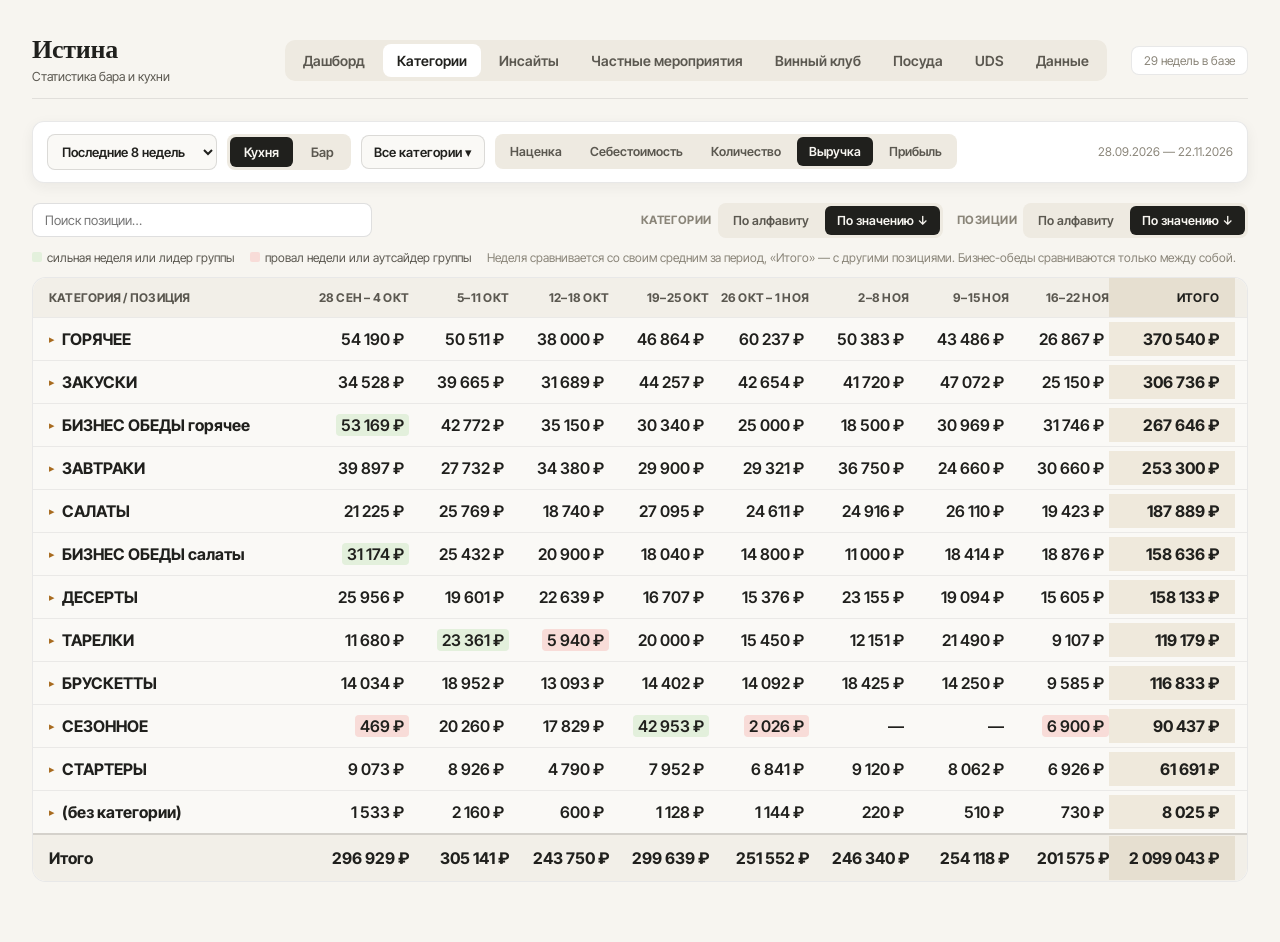
<file: categories/index.html>
<!DOCTYPE html>
<html lang="ru">
<head>
<meta charset="utf-8">
<title>Истина · Категории</title>
<!-- Раздел отчёта живёт в общем index.html: открываем его этим разделом,
     адрес страница вернёт сама. -->
<script>location.replace('../?page=categories' + location.hash)</script>
</head>
<body>
<a href="../?page=categories">Открыть раздел «Категории»</a>
</body>
</html>
</file>
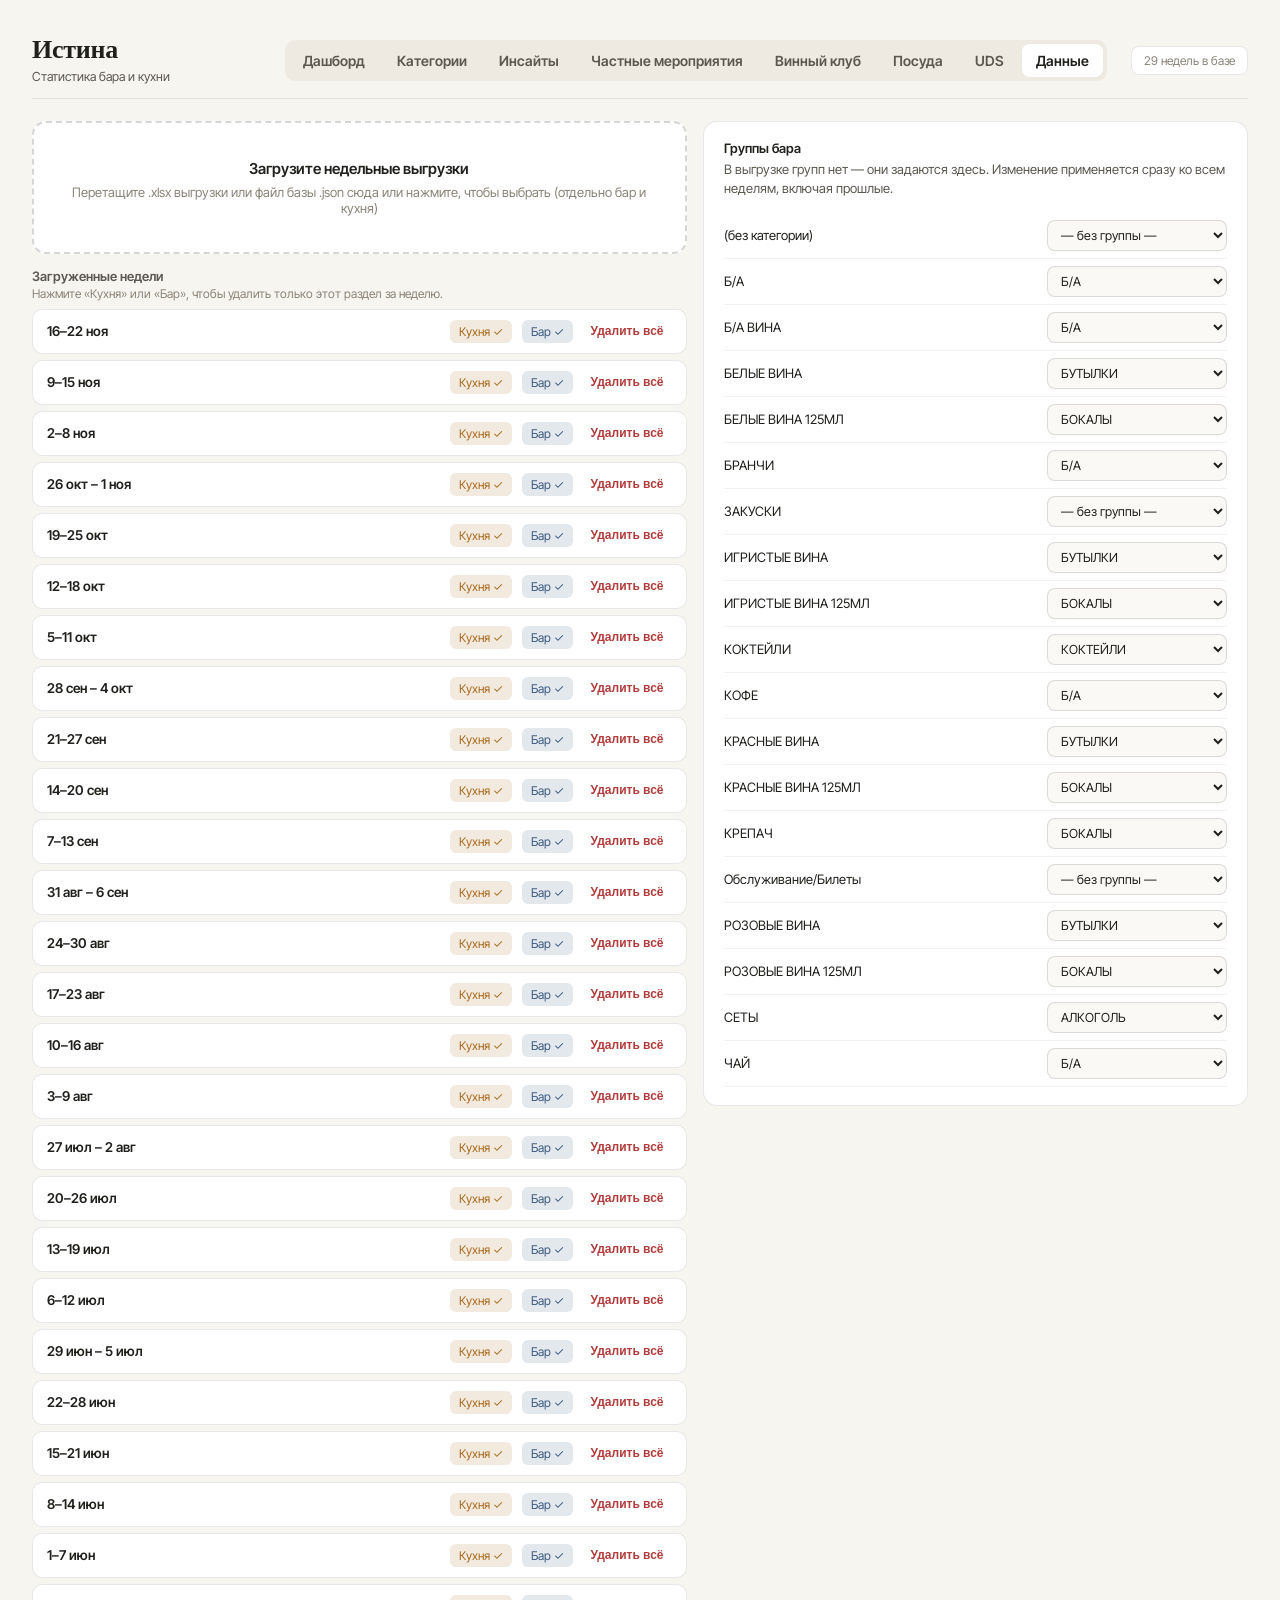
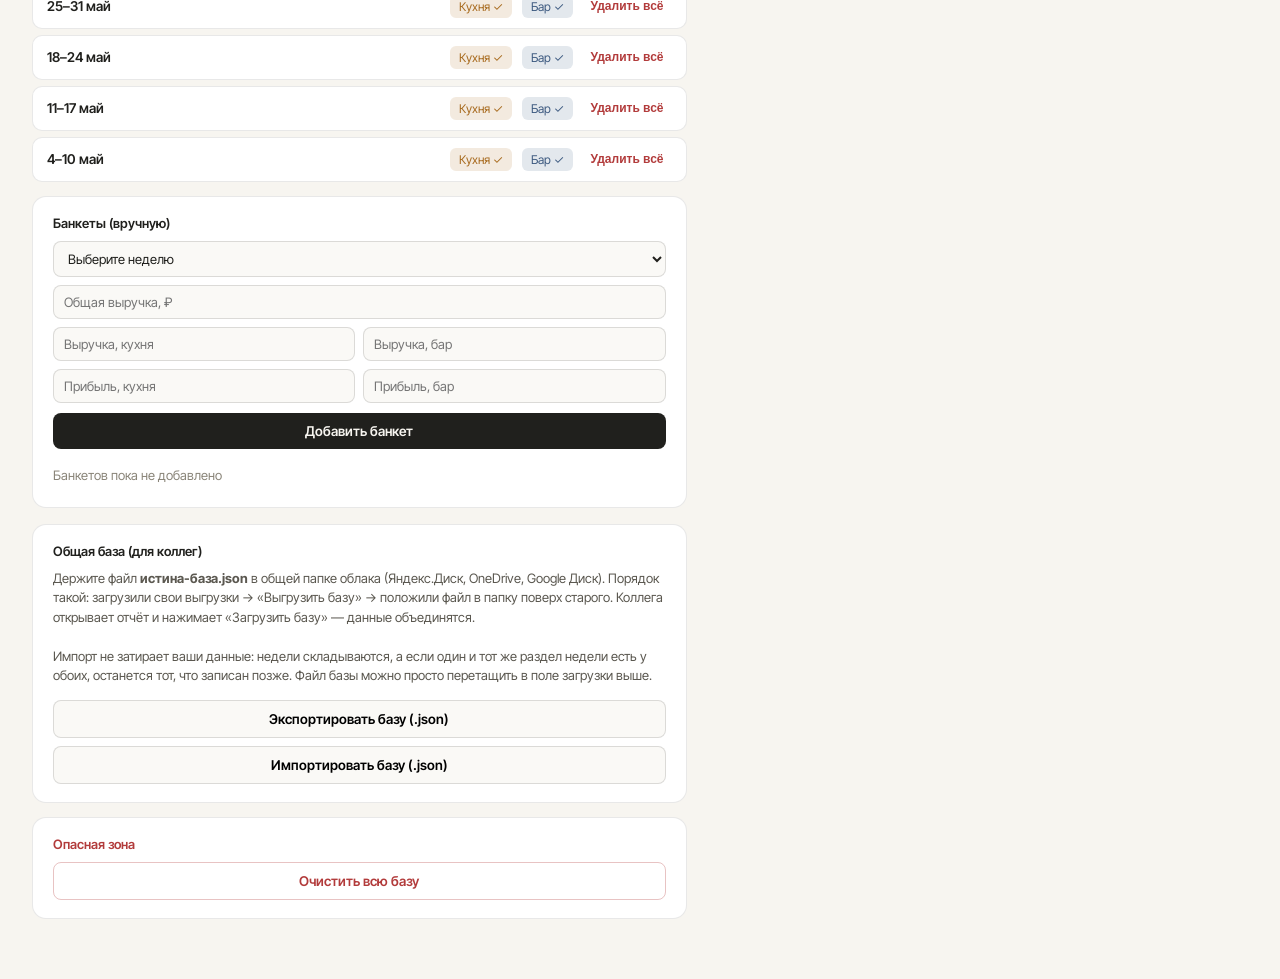
<file: data/index.html>
<!DOCTYPE html>
<html lang="ru">
<head>
<meta charset="utf-8">
<title>Истина · Данные</title>
<!-- Раздел отчёта живёт в общем index.html: открываем его этим разделом,
     адрес страница вернёт сама. -->
<script>location.replace('../?page=data' + location.hash)</script>
</head>
<body>
<a href="../?page=data">Открыть раздел «Данные»</a>
</body>
</html>
</file>
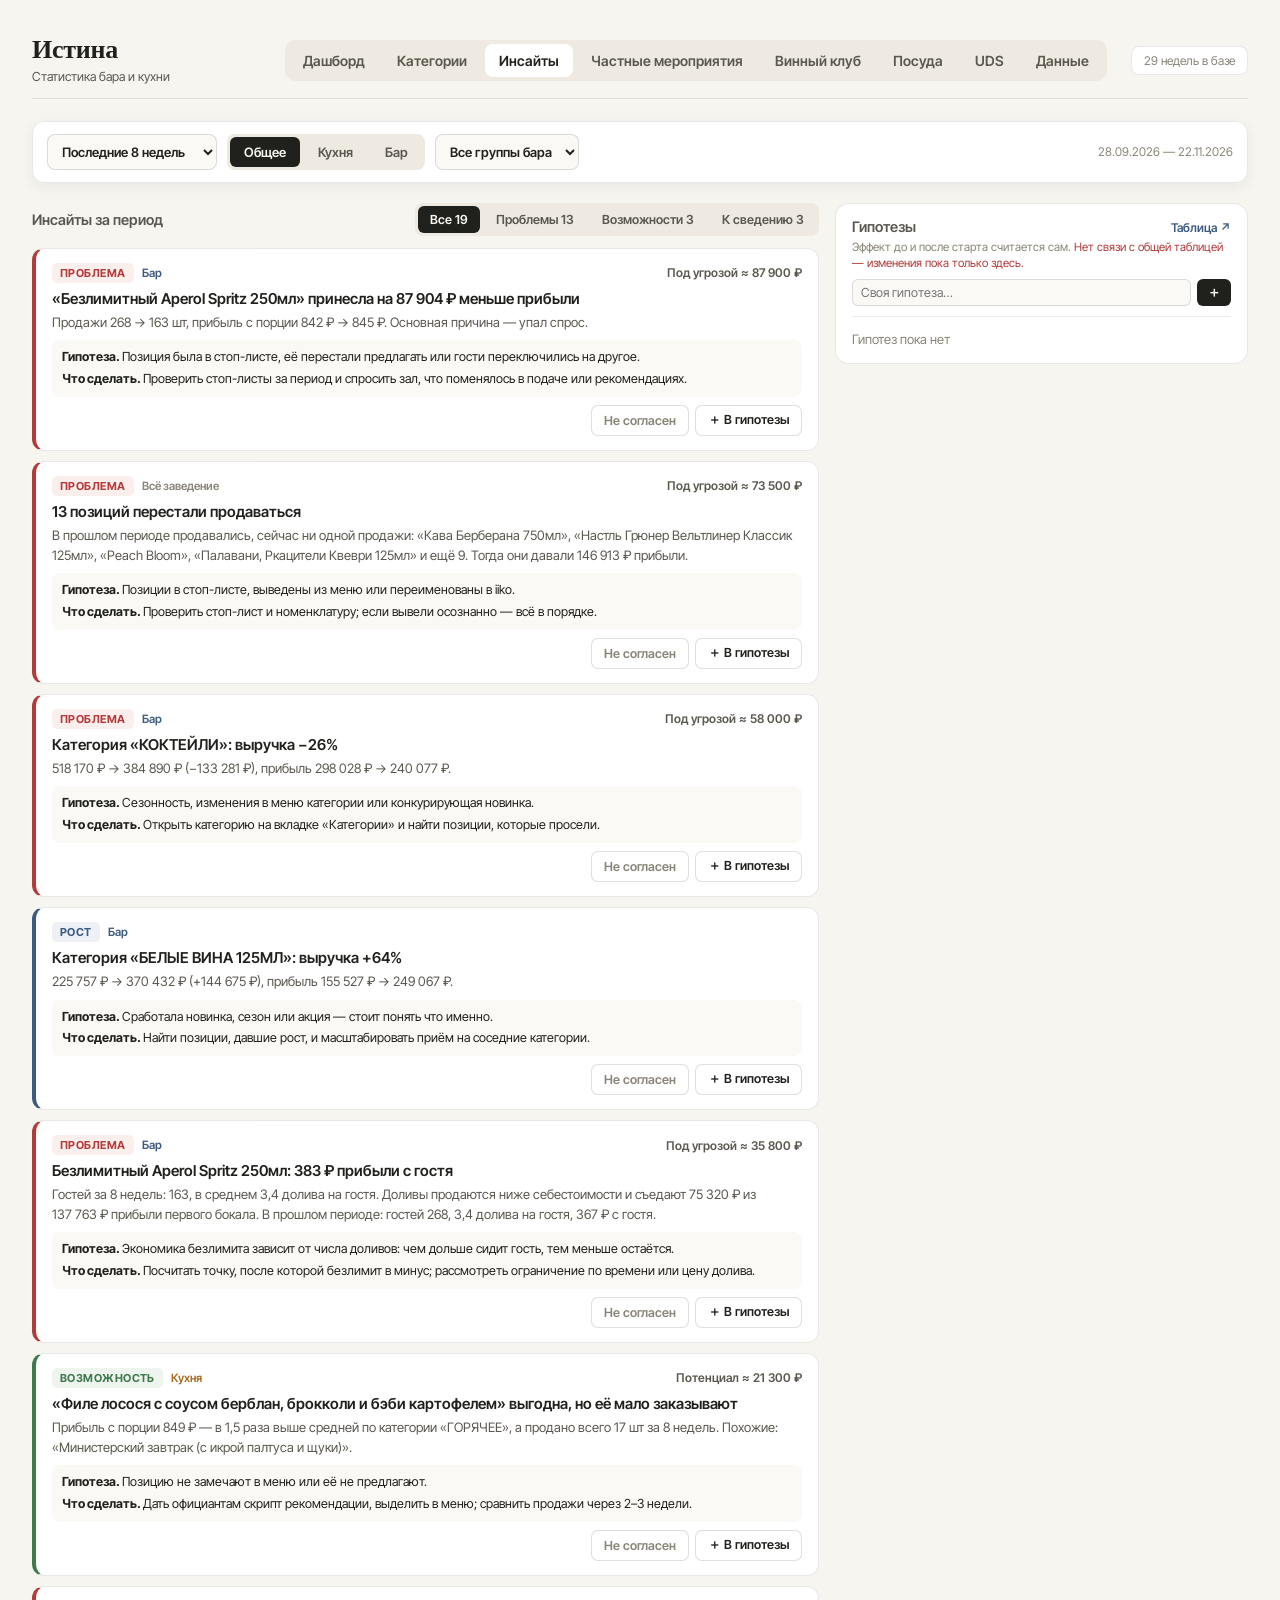
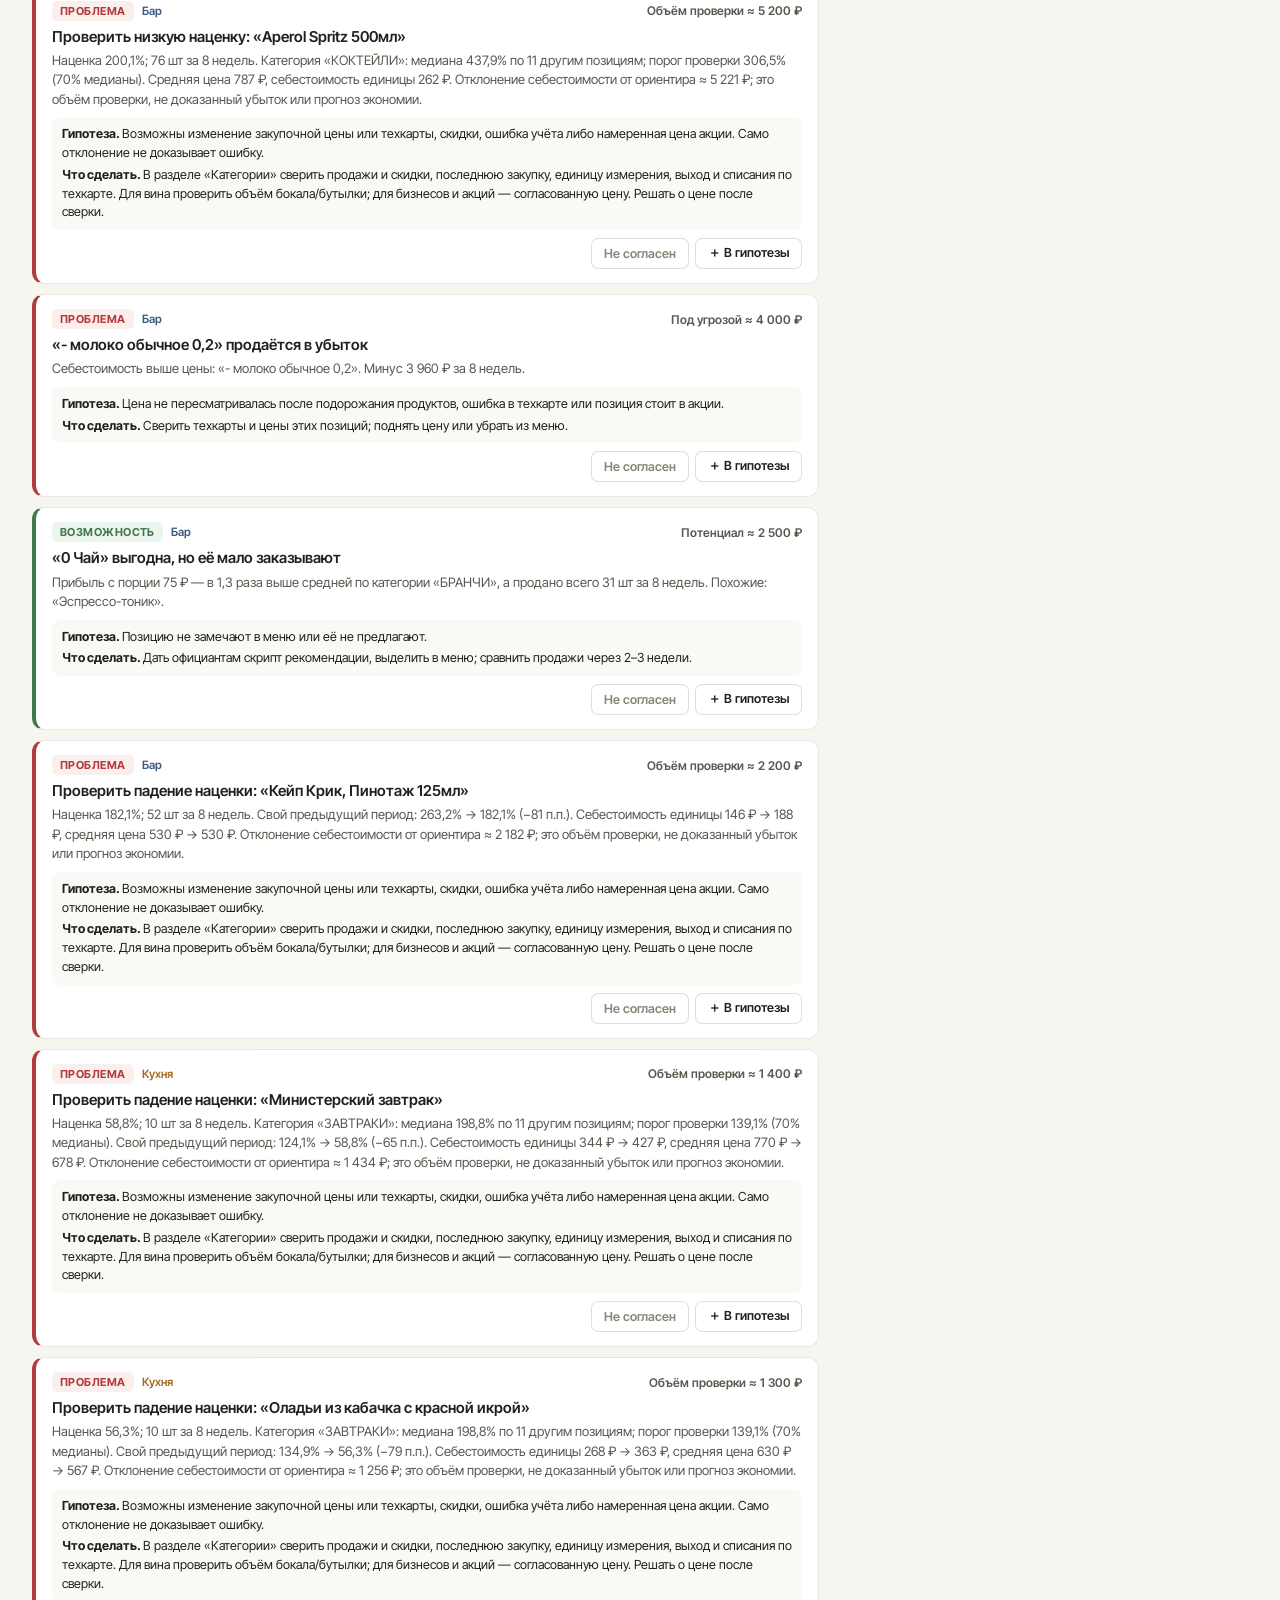
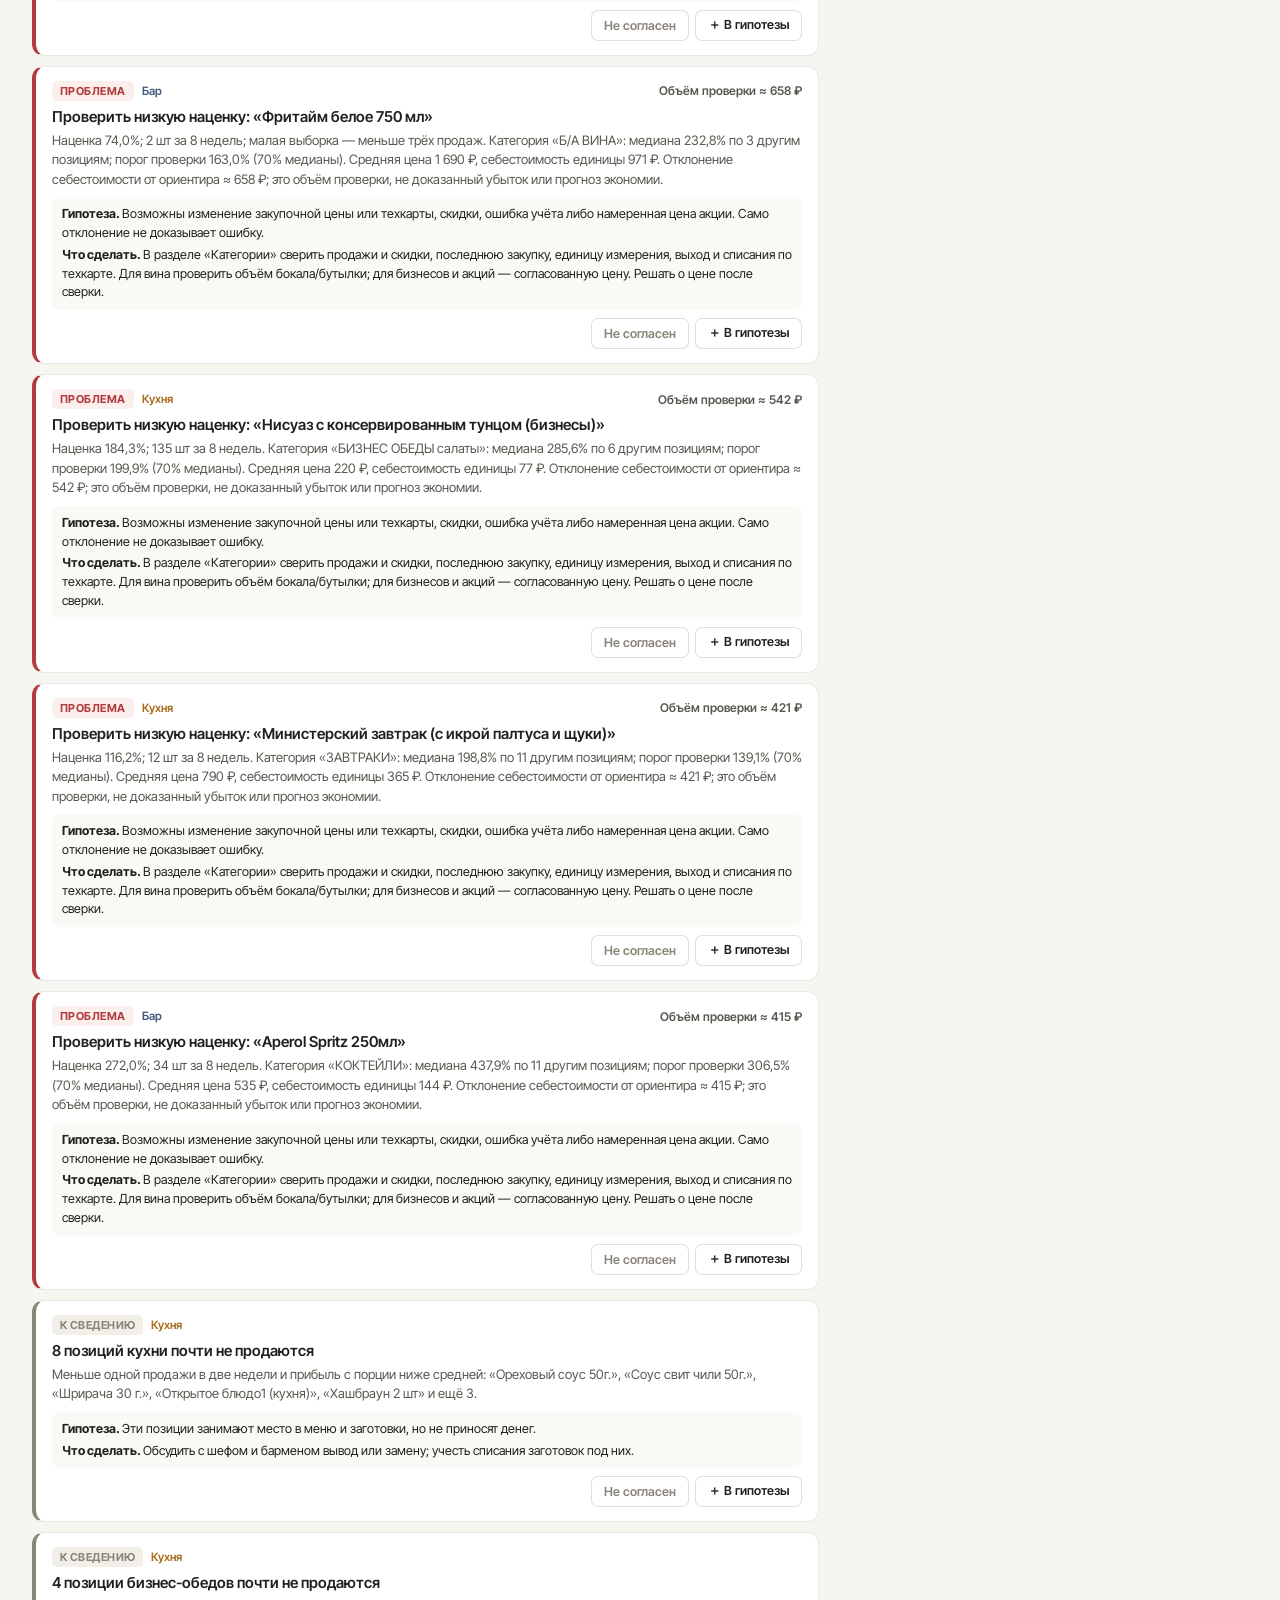
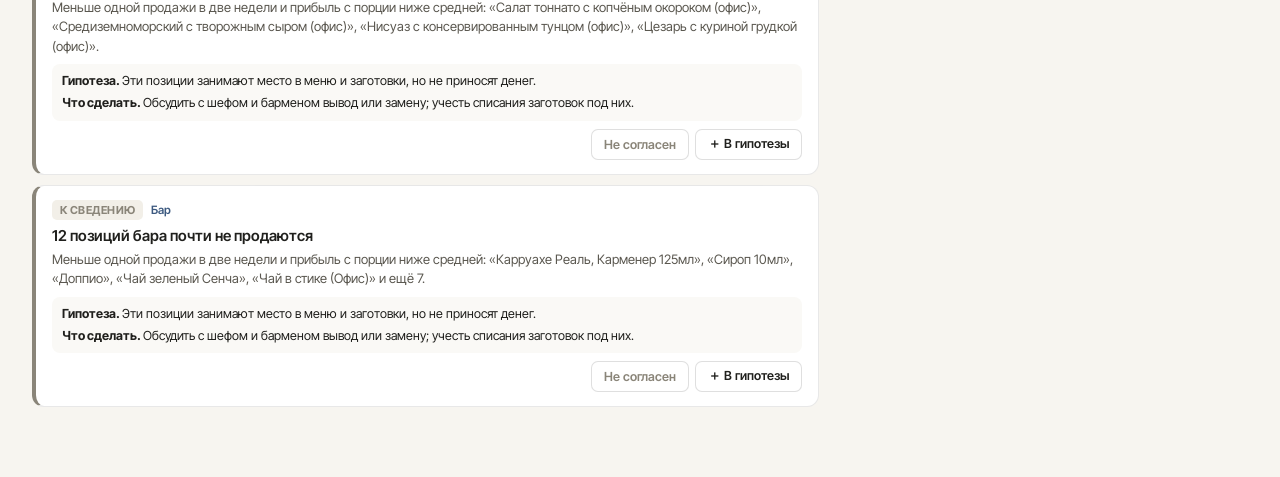
<file: insights/index.html>
<!DOCTYPE html>
<html lang="ru">
<head>
<meta charset="utf-8">
<title>Истина · Инсайты</title>
<!-- Раздел отчёта живёт в общем index.html: открываем его этим разделом,
     адрес страница вернёт сама. -->
<script>location.replace('../?page=insights' + location.hash)</script>
</head>
<body>
<a href="../?page=insights">Открыть раздел «Инсайты»</a>
</body>
</html>
</file>
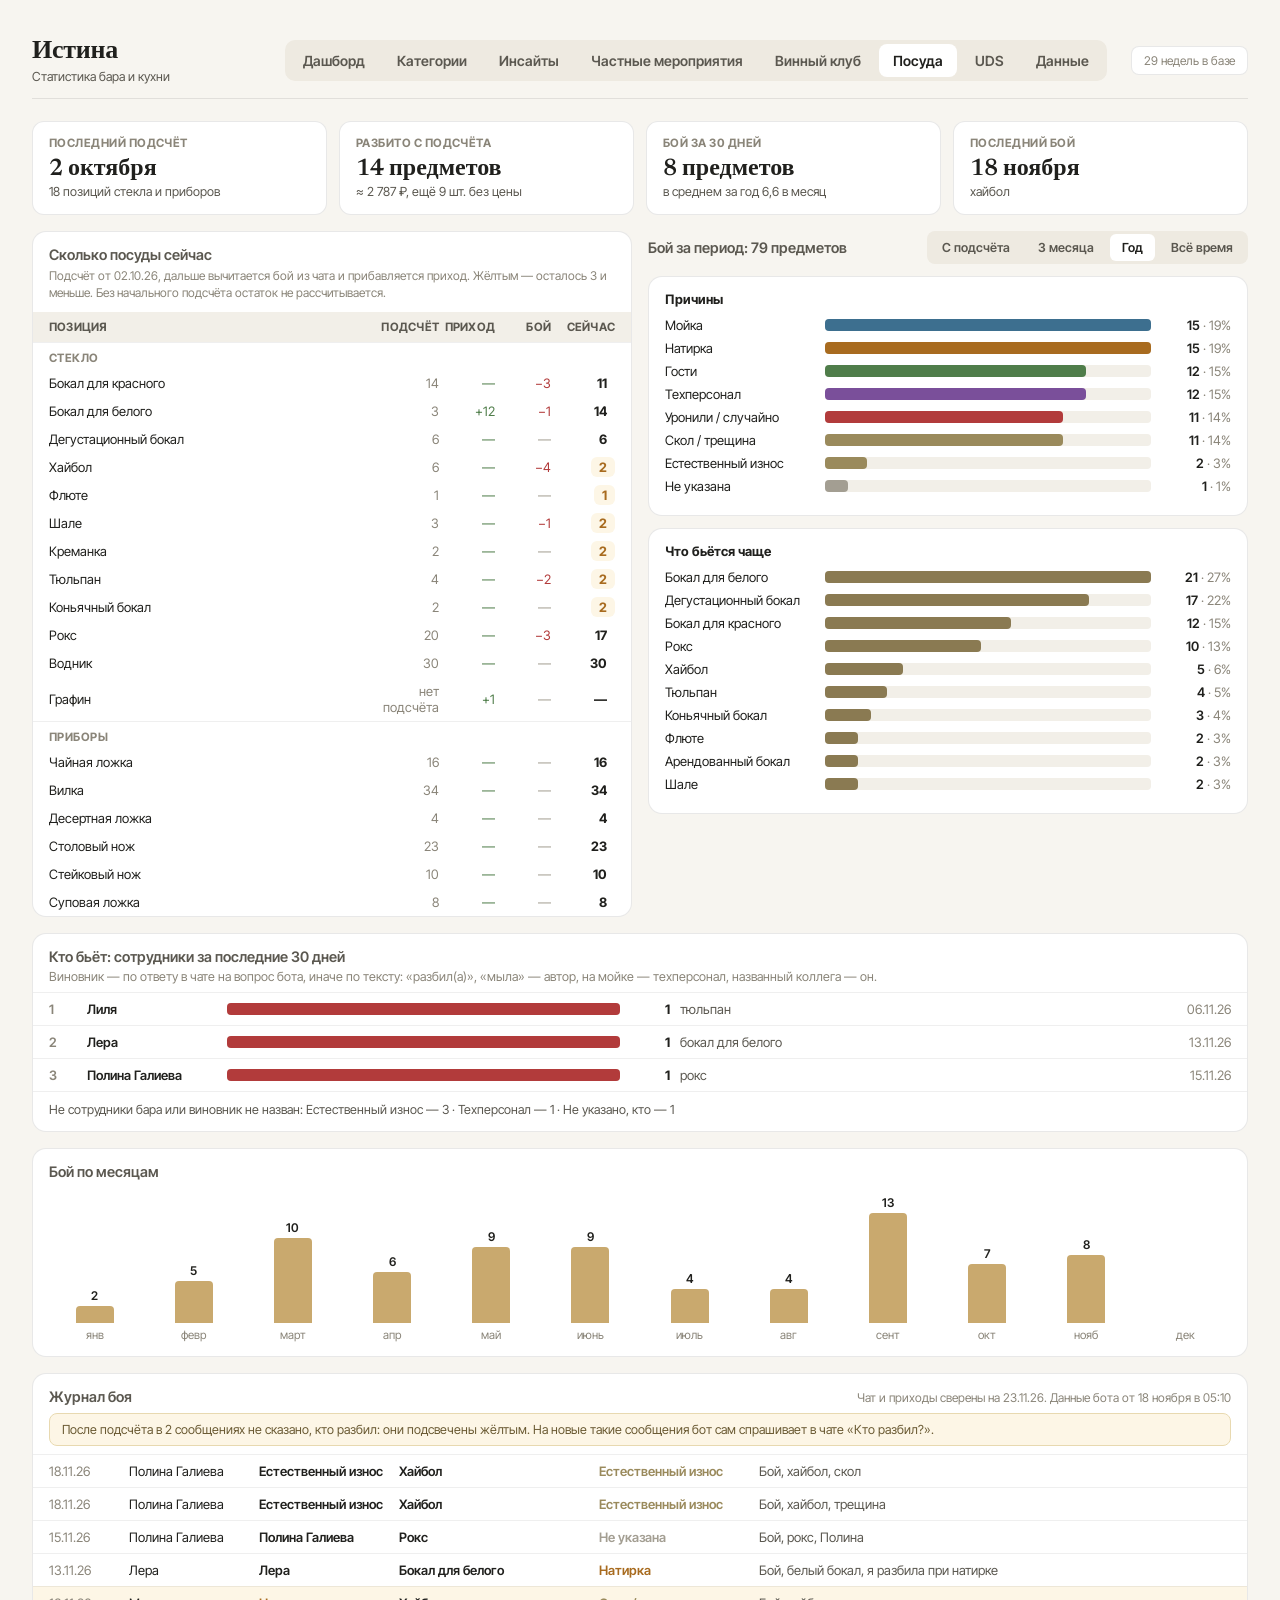
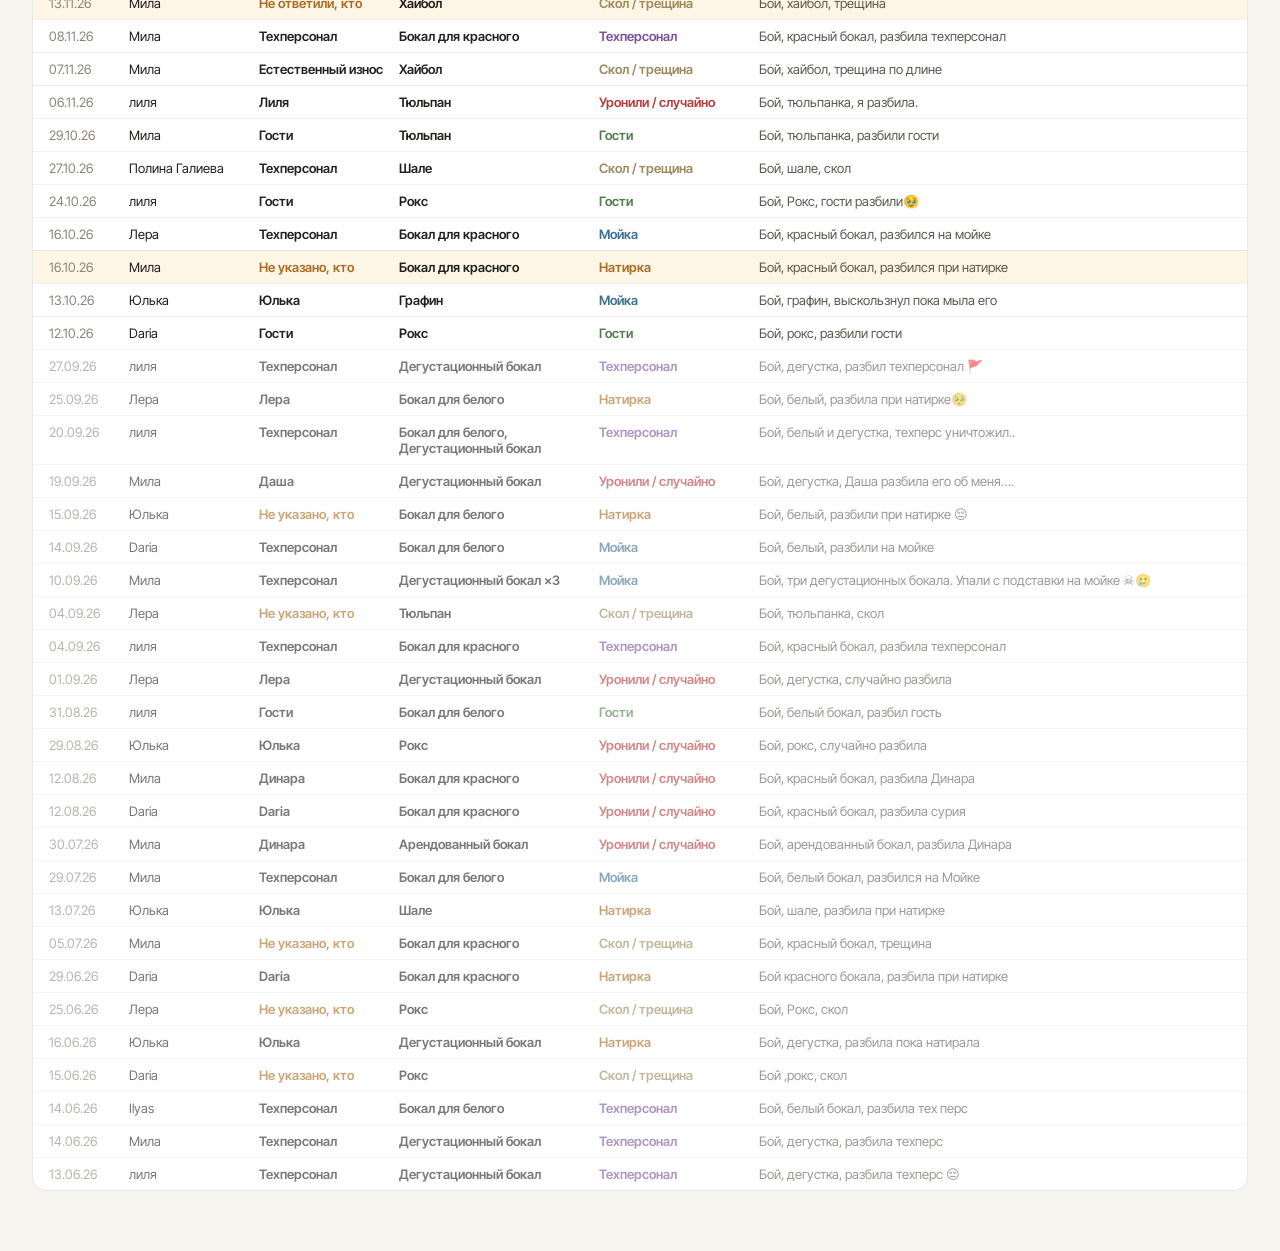
<file: posuda/index.html>
<!DOCTYPE html>
<html lang="ru">
<head>
<meta charset="utf-8">
<title>Истина · Посуда</title>
<!-- Раздел отчёта живёт в общем index.html: открываем его этим разделом,
     адрес страница вернёт сама. -->
<script>location.replace('../?page=posuda' + location.hash)</script>
</head>
<body>
<a href="../?page=posuda">Открыть раздел «Посуда»</a>
</body>
</html>
</file>
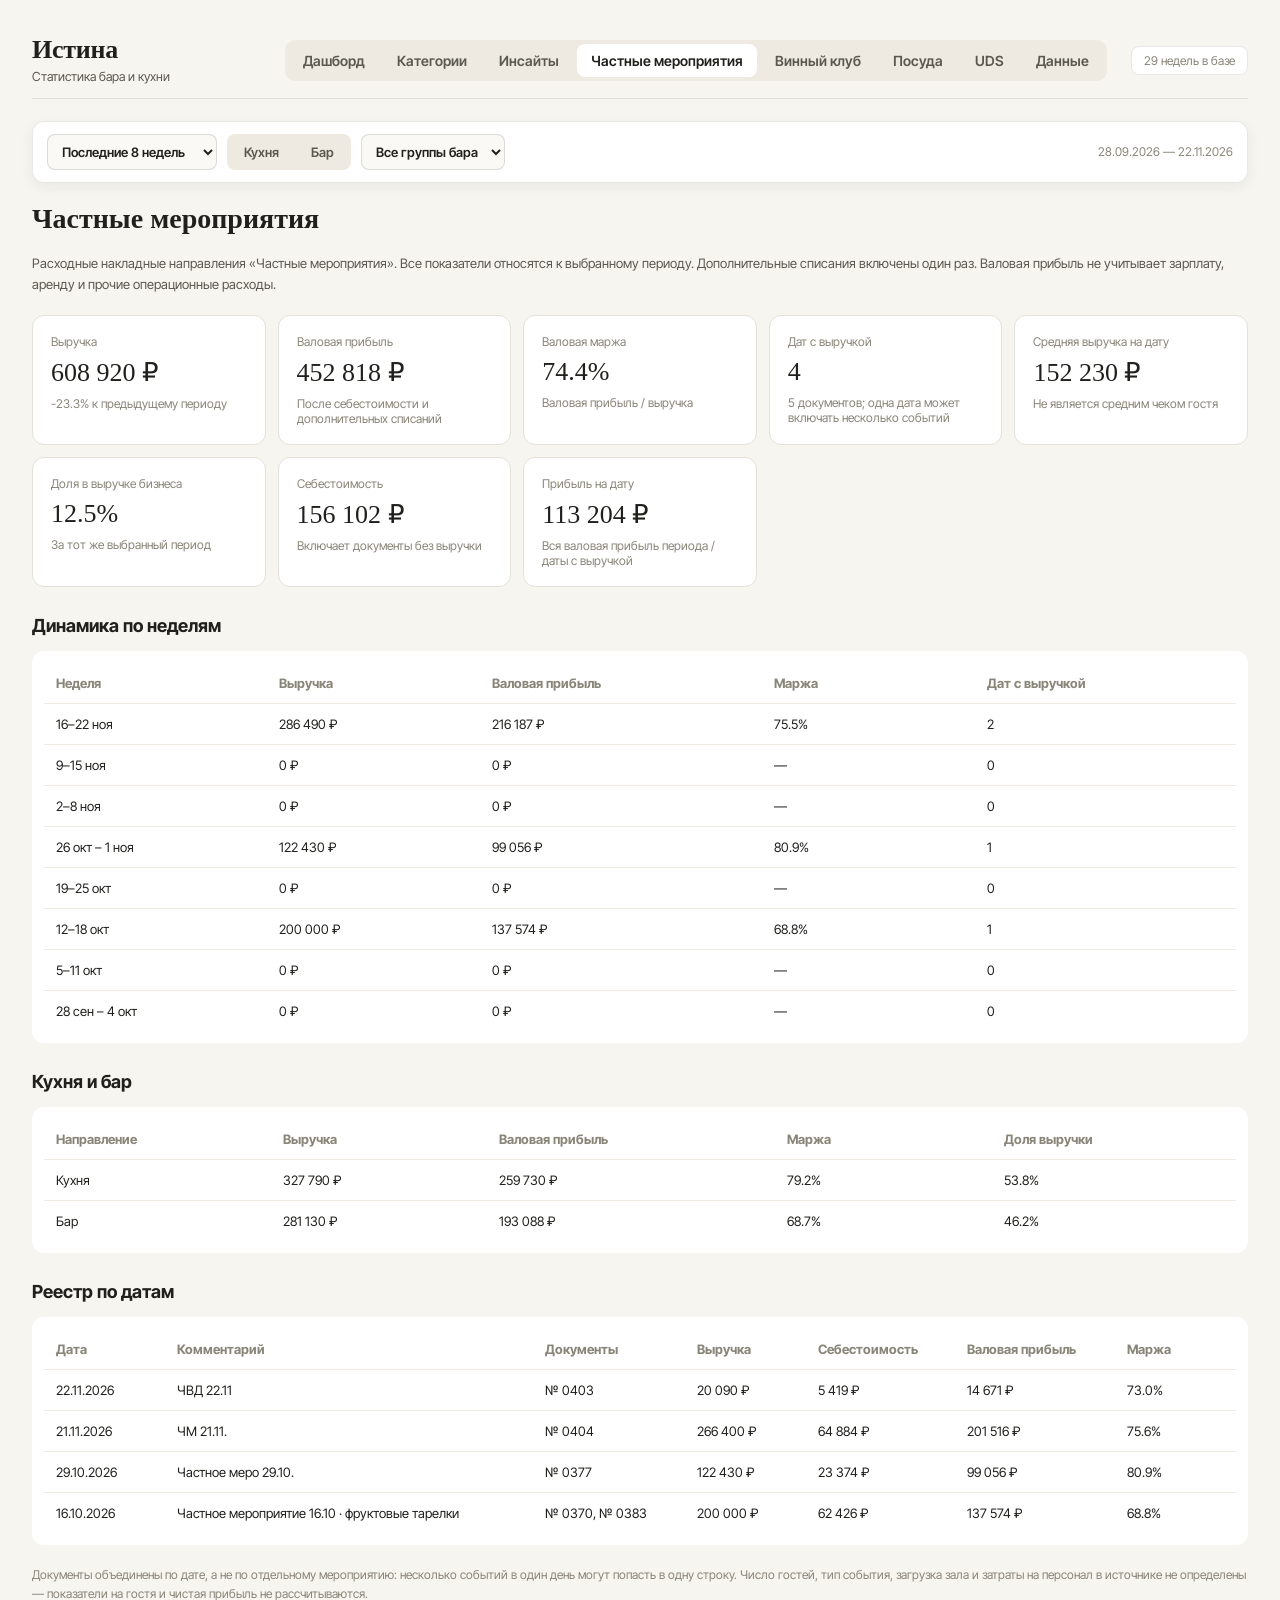
<file: private-events/index.html>
<!doctype html><html lang="ru"><meta charset="utf-8"><title>Истина · Частные мероприятия</title><script>location.replace("../?page=private-events"+location.hash)</script><a href="../?page=private-events">Частные мероприятия</a></html>
</file>
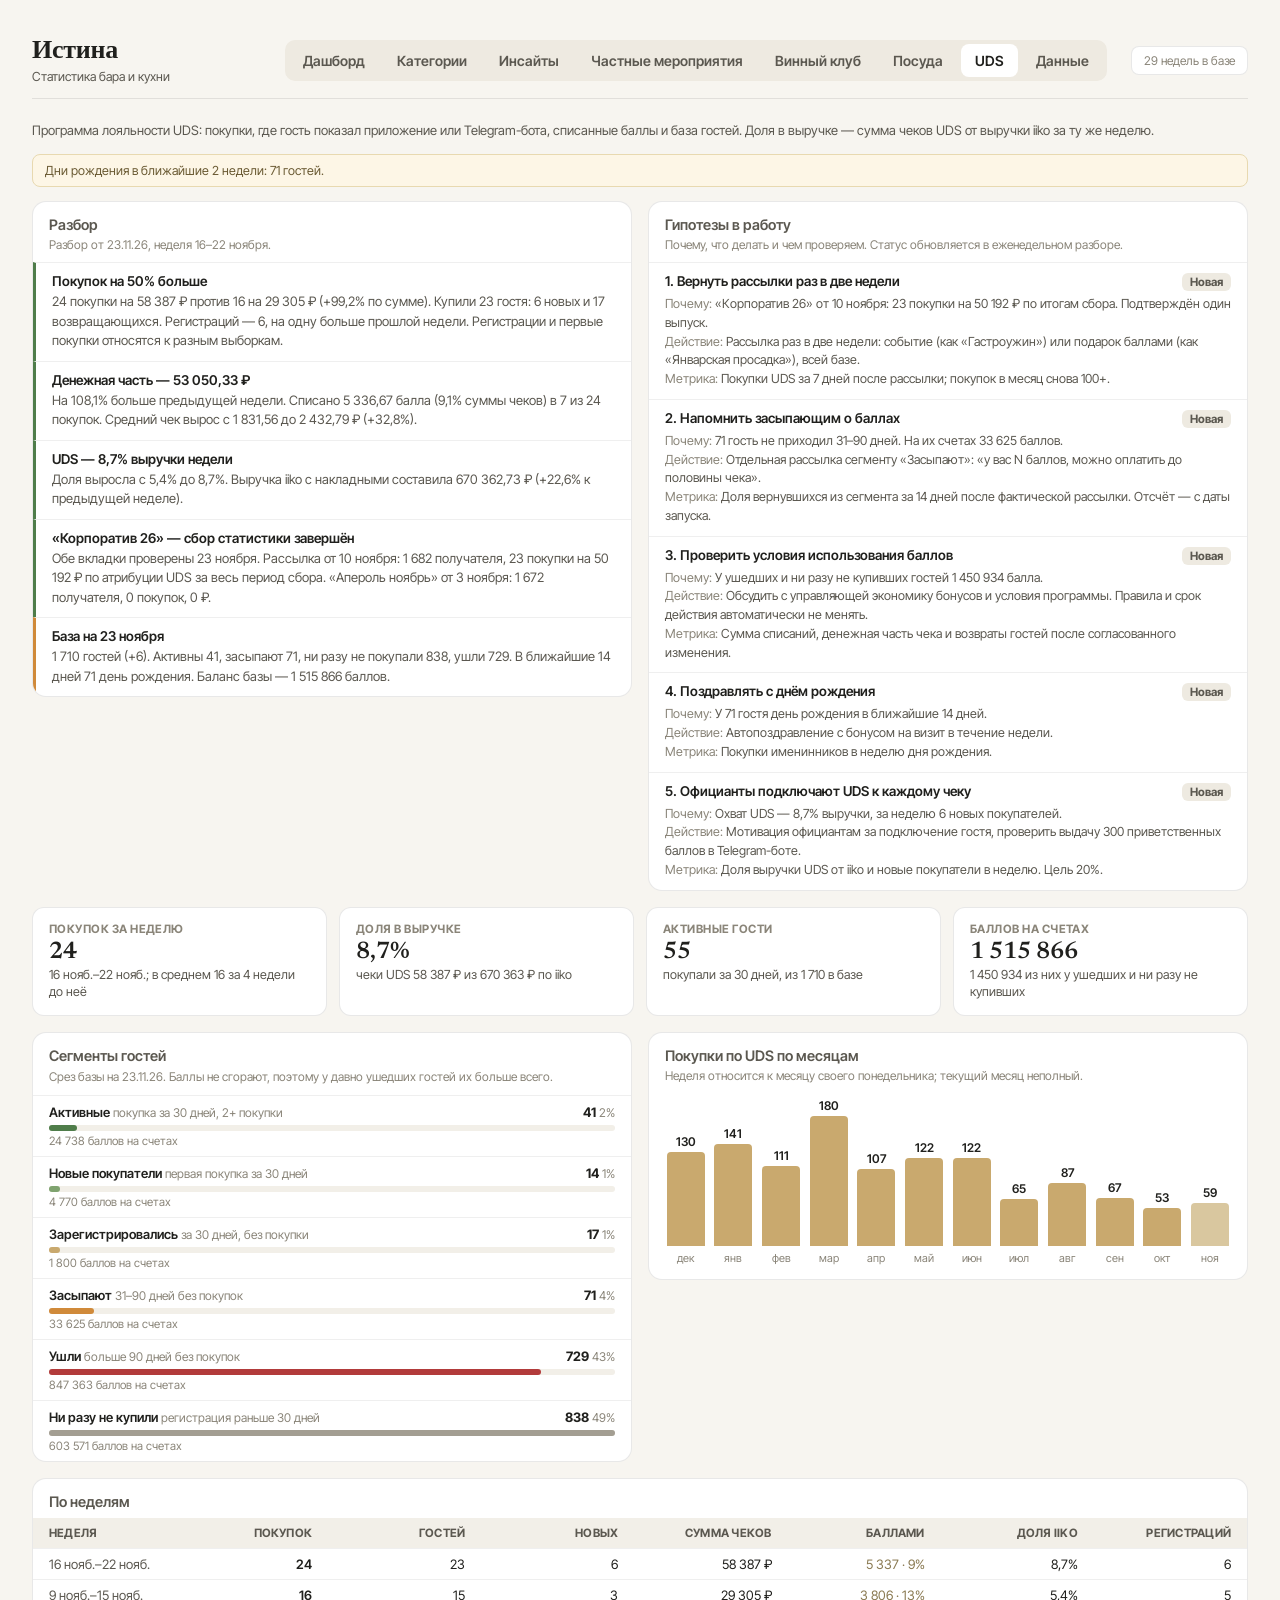
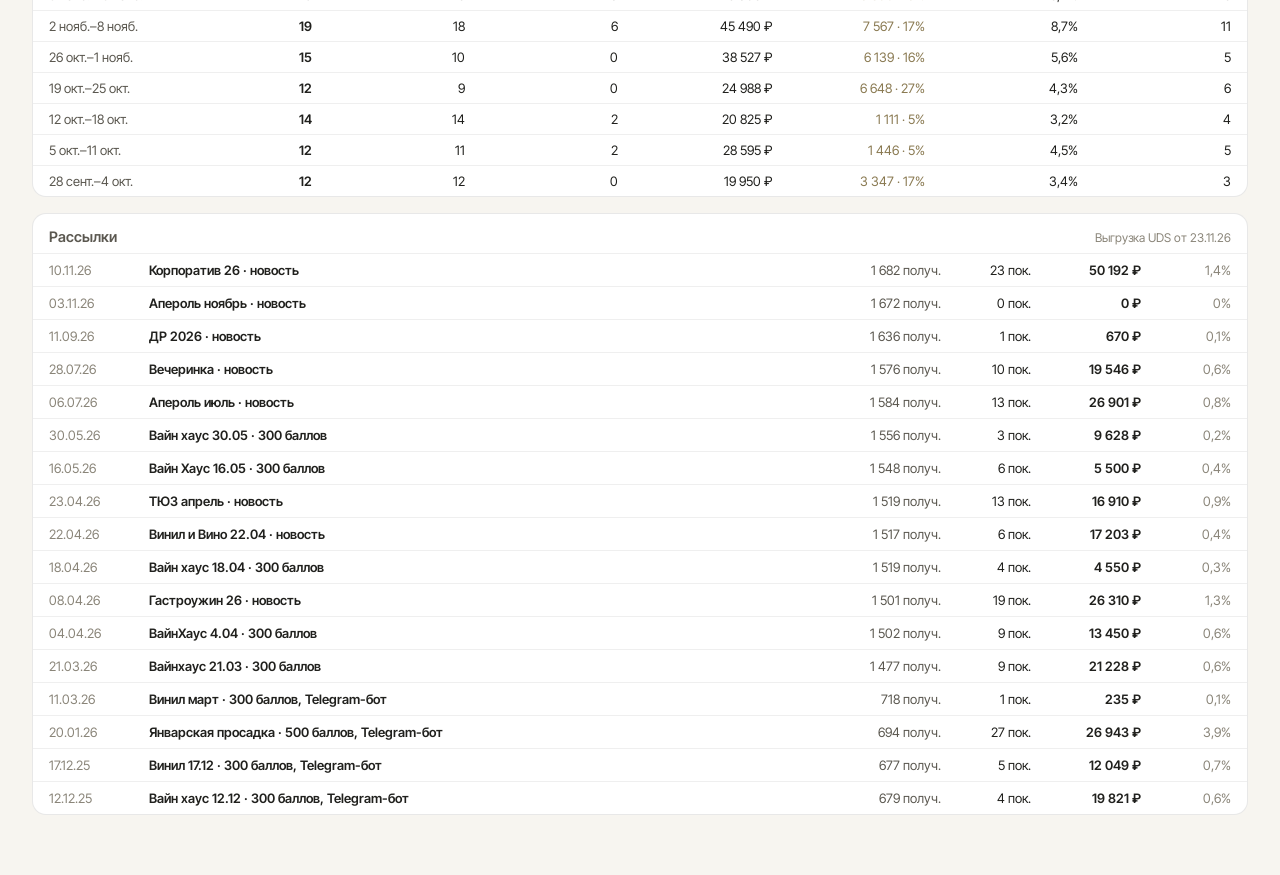
<file: uds/index.html>
<!DOCTYPE html>
<html lang="ru">
<head>
<meta charset="utf-8">
<title>Истина · UDS</title>
<!-- Раздел отчёта живёт в общем index.html: открываем его этим разделом,
     адрес страница вернёт сама. -->
<script>location.replace('../?page=uds' + location.hash)</script>
</head>
<body>
<a href="../?page=uds">Открыть раздел «UDS»</a>
</body>
</html>
</file>
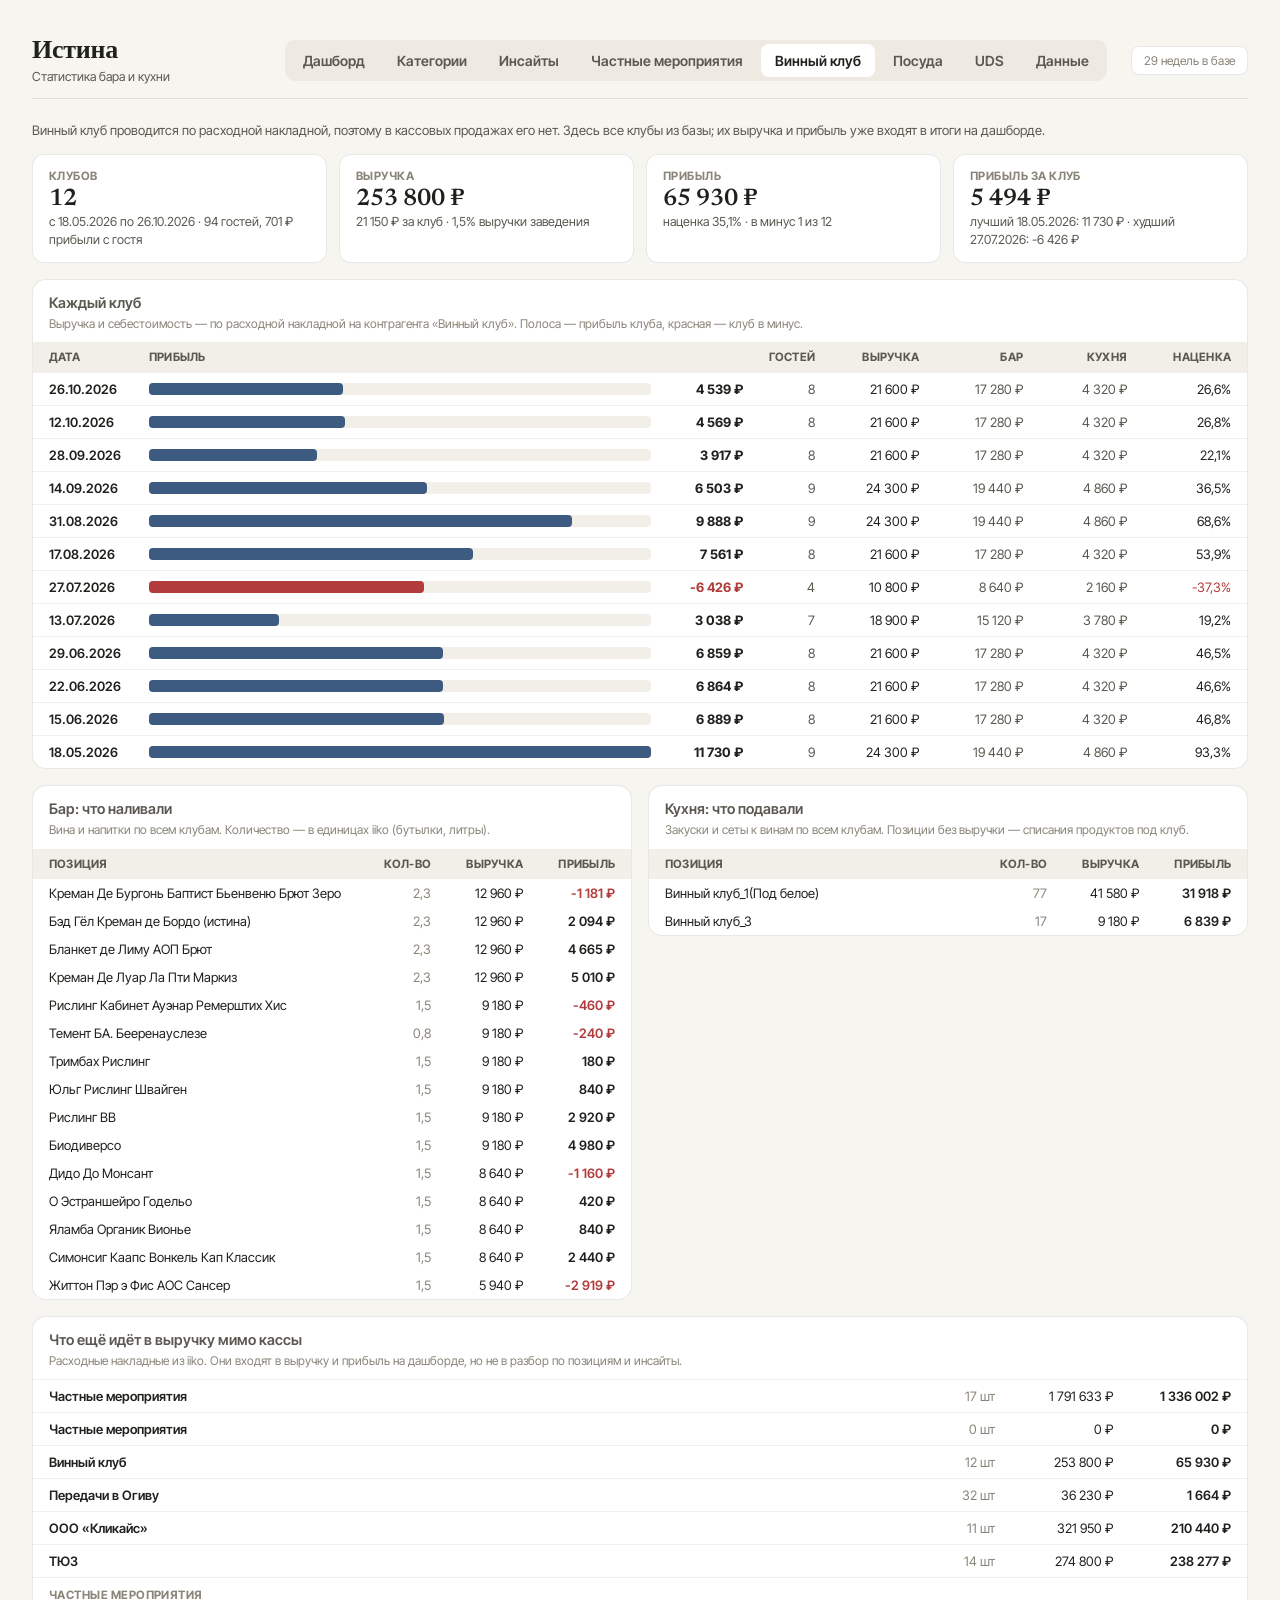
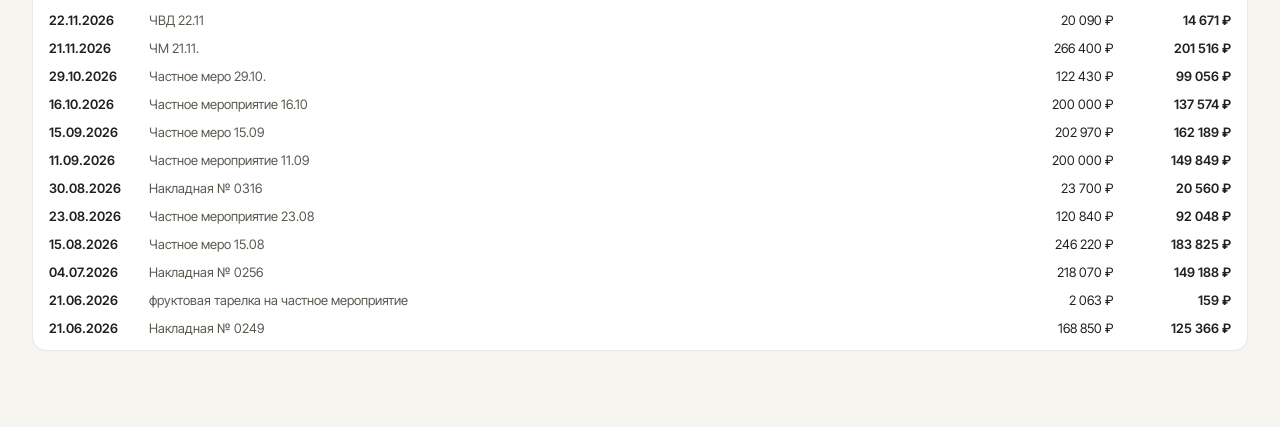
<file: wine-club/index.html>
<!DOCTYPE html>
<html lang="ru">
<head>
<meta charset="utf-8">
<title>Истина · Винный клуб</title>
<!-- Раздел отчёта живёт в общем index.html: открываем его этим разделом,
     адрес страница вернёт сама. -->
<script>location.replace('../?page=wine-club' + location.hash)</script>
</head>
<body>
<a href="../?page=wine-club">Открыть раздел «Винный клуб»</a>
</body>
</html>
</file>
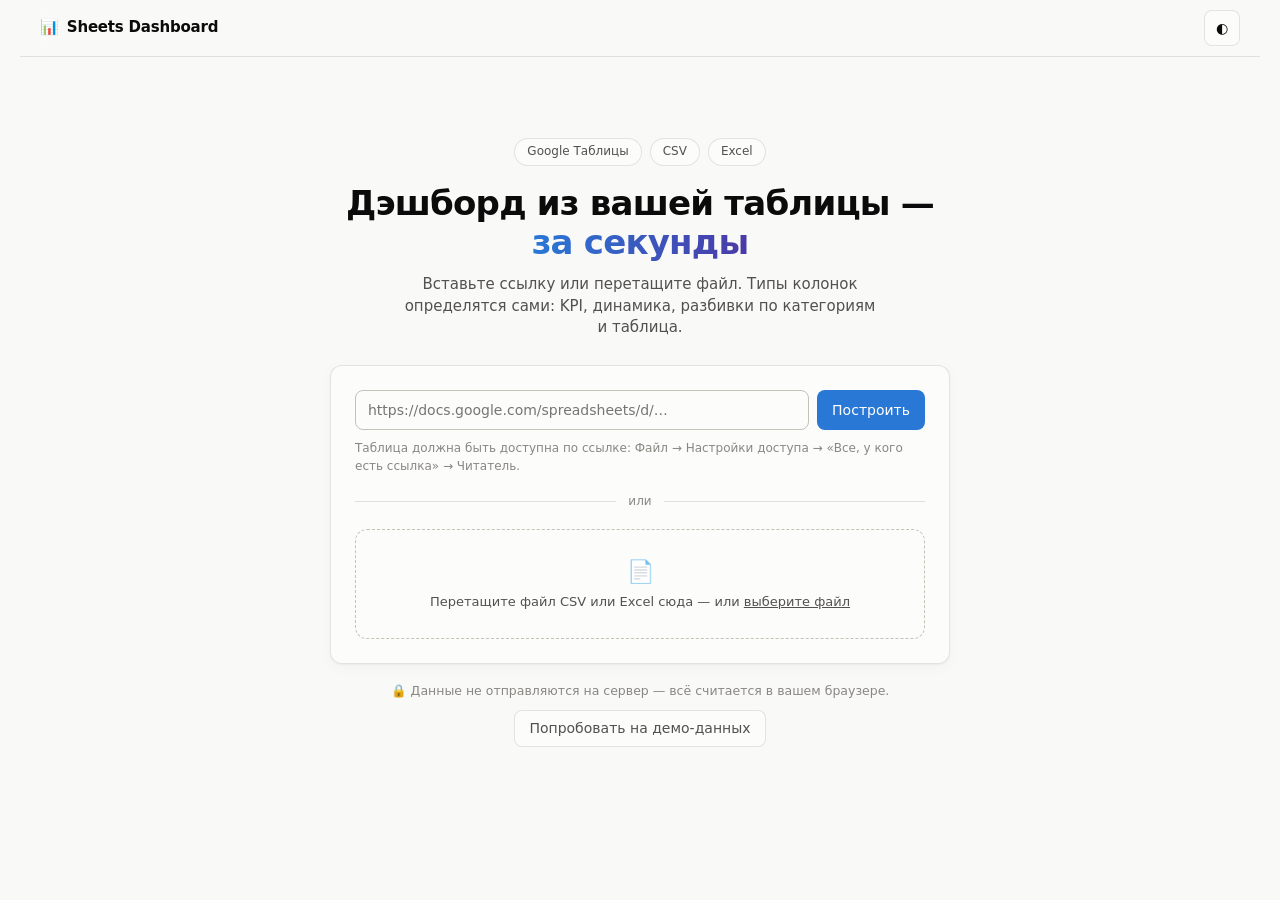
<file: dashboard.html>
<!doctype html>
<html lang="ru">
  <head>
    <meta charset="UTF-8" />
    <link
      rel="icon"
      href="data:image/svg+xml,<svg xmlns=%22http://www.w3.org/2000/svg%22 viewBox=%220 0 100 100%22><text y=%22.9em%22 font-size=%2290%22>📊</text></svg>"
    />
    <meta name="viewport" content="width=device-width, initial-scale=1.0" />
    <title>Sheets Dashboard</title>
    <style>
/* ============================================================
   Тема: валидированная палитра дата-виза (light + dark)
   Роли определены один раз; компоненты пишутся против ролей.
   ============================================================ */

:root {
  color-scheme: light;

  /* Поверхности и «ink» */
  --page: #f9f9f7;
  --surface-1: #fcfcfb;
  --text-primary: #0b0b0b;
  --text-secondary: #52514e;
  --text-muted: #898781;
  --grid: #e1e0d9;
  --axis: #c3c2b7;
  --border: rgba(11, 11, 11, 0.1);
  --delta-good: #006300;
  --delta-bad: #d03b3b;
  --hover-wash: rgba(11, 11, 11, 0.05);

  /* Категориальные слоты (фиксированный порядок, никогда не циклится) */
  --series-1: #2a78d6;
  --series-2: #eb6834;
  --series-3: #1baf7a;
  --series-4: #eda100;
  --series-5: #e87ba4;
  --series-6: #008300;
  --series-7: #4a3aa7;
  --series-8: #e34948;
  --series-other: #898781;

  --accent: var(--series-1);
  --spark: #c3c2b7;

  --sans: system-ui, -apple-system, 'Segoe UI', sans-serif;
  --radius: 12px;
  --shadow: 0 1px 2px rgba(11, 11, 11, 0.04), 0 4px 16px rgba(11, 11, 11, 0.03);
}

@media (prefers-color-scheme: dark) {
  :root:where(:not([data-theme='light'])) {
    color-scheme: dark;
    --page: #0d0d0d;
    --surface-1: #1a1a19;
    --text-primary: #ffffff;
    --text-secondary: #c3c2b7;
    --text-muted: #898781;
    --grid: #2c2c2a;
    --axis: #383835;
    --border: rgba(255, 255, 255, 0.1);
    --delta-good: #0ca30c;
    --delta-bad: #d03b3b;
    --hover-wash: rgba(255, 255, 255, 0.06);

    --series-1: #3987e5;
    --series-2: #d95926;
    --series-3: #199e70;
    --series-4: #c98500;
    --series-5: #d55181;
    --series-6: #008300;
    --series-7: #9085e9;
    --series-8: #e66767;
    --series-other: #898781;

    --spark: #52514e;
    --shadow: none;
  }
}

:root[data-theme='dark'] {
  color-scheme: dark;
  --page: #0d0d0d;
  --surface-1: #1a1a19;
  --text-primary: #ffffff;
  --text-secondary: #c3c2b7;
  --text-muted: #898781;
  --grid: #2c2c2a;
  --axis: #383835;
  --border: rgba(255, 255, 255, 0.1);
  --delta-good: #0ca30c;
  --delta-bad: #d03b3b;
  --hover-wash: rgba(255, 255, 255, 0.06);

  --series-1: #3987e5;
  --series-2: #d95926;
  --series-3: #199e70;
  --series-4: #c98500;
  --series-5: #d55181;
  --series-6: #008300;
  --series-7: #9085e9;
  --series-8: #e66767;
  --series-other: #898781;

  --spark: #52514e;
  --shadow: none;
}

* {
  box-sizing: border-box;
}

body {
  margin: 0;
  font-family: var(--sans);
  font-size: 14px;
  line-height: 1.45;
  color: var(--text-primary);
  background: var(--page);
  -webkit-font-smoothing: antialiased;
}

/* ============================================================
   Общий хром
   ============================================================ */

.card {
  background: var(--surface-1);
  border: 1px solid var(--border);
  border-radius: var(--radius);
  box-shadow: var(--shadow);
}

button,
input,
select {
  font: inherit;
  color: inherit;
}

.btn {
  display: inline-flex;
  align-items: center;
  gap: 6px;
  padding: 7px 14px;
  border: 1px solid var(--border);
  border-radius: 8px;
  background: var(--surface-1);
  cursor: pointer;
  color: var(--text-primary);
  text-decoration: none;
}
.btn:hover {
  background: var(--hover-wash);
}
.btn.primary {
  background: var(--accent);
  border-color: transparent;
  color: #fff;
}
.btn.primary:hover {
  filter: brightness(1.06);
}
.btn:disabled {
  opacity: 0.5;
  cursor: default;
}

.text-input {
  padding: 9px 12px;
  border: 1px solid var(--axis);
  border-radius: 8px;
  background: var(--surface-1);
  color: var(--text-primary);
  width: 100%;
}
.text-input:focus {
  outline: 2px solid var(--accent);
  outline-offset: -1px;
  border-color: transparent;
}

select.combo {
  padding: 7px 10px;
  border: 1px solid var(--border);
  border-radius: 8px;
  background: var(--surface-1);
  max-width: 220px;
}

:focus-visible {
  outline: 2px solid var(--accent);
  outline-offset: 1px;
}

/* ============================================================
   Каркас страницы
   ============================================================ */

#app {
  max-width: 1240px;
  margin: 0 auto;
  padding: 0 20px 48px;
}
.topbar {
  position: sticky;
  top: 0;
  z-index: 30;
  display: flex;
  align-items: center;
  justify-content: space-between;
  gap: 12px;
  margin: 0 -20px 8px;
  padding: 10px 20px;
  background: color-mix(in srgb, var(--page) 82%, transparent);
  backdrop-filter: blur(12px);
  -webkit-backdrop-filter: blur(12px);
  border-bottom: 1px solid var(--border);
}
.brand {
  display: flex;
  align-items: center;
  gap: 8px;
  font-weight: 650;
  font-size: 15px;
  letter-spacing: -0.2px;
  white-space: nowrap;
}
.topbar-right {
  display: flex;
  align-items: center;
  gap: 8px;
  flex-wrap: wrap;
  justify-content: flex-end;
}
.file-badge {
  font-size: 13px;
  color: var(--text-secondary);
  max-width: 220px;
  white-space: nowrap;
  overflow: hidden;
  text-overflow: ellipsis;
}
.theme-btn {
  width: 36px;
  justify-content: center;
  padding: 7px 0;
}

/* ============================================================
   Лендинг
   ============================================================ */

.landing {
  display: block;
  max-width: 620px;
  margin: 9vh auto 0;
  text-align: center;
}
.chips {
  display: flex;
  justify-content: center;
  gap: 8px;
  margin-bottom: 18px;
}
.chip {
  font-size: 12px;
  color: var(--text-secondary);
  border: 1px solid var(--border);
  background: var(--surface-1);
  border-radius: 999px;
  padding: 4px 12px;
}
.landing h1 {
  font-size: 34px;
  letter-spacing: -0.8px;
  line-height: 1.15;
  margin: 0 0 12px;
}
.grad {
  background: linear-gradient(90deg, var(--series-1), var(--series-7));
  -webkit-background-clip: text;
  background-clip: text;
  color: transparent;
}
.landing-sub {
  color: var(--text-secondary);
  font-size: 15px;
  margin: 0 auto 26px;
  max-width: 480px;
}
.privacy {
  font-size: 12.5px;
  color: var(--text-muted);
  margin: 18px 0 0;
}
.landing-card {
  padding: 24px;
  text-align: left;
}
.url-row {
  display: flex;
  gap: 8px;
}
.hint {
  font-size: 12px;
  color: var(--text-muted);
  margin: 10px 0 0;
}
.divider {
  display: flex;
  align-items: center;
  gap: 12px;
  margin: 18px 0;
  color: var(--text-muted);
  font-size: 12px;
}
.divider::before,
.divider::after {
  content: '';
  flex: 1;
  border-top: 1px solid var(--grid);
}
.drop-zone {
  display: flex;
  flex-direction: column;
  align-items: center;
  gap: 6px;
  padding: 26px 16px;
  border: 1.5px dashed var(--axis);
  border-radius: var(--radius);
  color: var(--text-secondary);
  font-size: 13px;
  cursor: pointer;
  text-align: center;
}
.drop-zone.over {
  border-color: var(--accent);
  background: var(--hover-wash);
}
.drop-icon {
  font-size: 22px;
}
.demo-btn {
  margin-top: 10px;
  color: var(--text-secondary);
}
.visually-hidden {
  position: absolute;
  width: 1px;
  height: 1px;
  overflow: hidden;
  clip: rect(0 0 0 0);
}
.error-box {
  margin: 14px 0 0;
  padding: 10px 12px;
  border-radius: 8px;
  background: color-mix(in srgb, var(--delta-bad) 8%, transparent);
  color: var(--delta-bad);
  font-size: 13px;
}

/* ============================================================
   Сетка дэшборда
   ============================================================ */

.dash-wrap {
  display: block;
  margin-top: 4px;
}
.dash-meta {
  font-size: 12px;
  color: var(--text-muted);
  margin-bottom: 10px;
}
.dash {
  display: flex;
  flex-direction: column;
  gap: 16px;
  transition: opacity 0.2s;
}
.dash.refreshing {
  opacity: 0.55;
  pointer-events: none;
}
.empty-slice {
  padding: 18px;
  color: var(--text-secondary);
  font-size: 13px;
}
.kpi-row {
  display: grid;
  grid-template-columns: repeat(auto-fit, minmax(190px, 1fr));
  gap: 12px;
}
.charts-grid {
  display: grid;
  grid-template-columns: repeat(auto-fill, minmax(330px, 1fr));
  gap: 16px;
}
.wide {
  width: 100%;
}

/* ============================================================
   Панель фильтров
   ============================================================ */

.filter-bar {
  display: flex;
  flex-wrap: wrap;
  align-items: center;
  gap: 10px;
  margin-bottom: 16px;
}
.date-filter {
  position: relative;
}
.popover {
  position: absolute;
  top: calc(100% + 6px);
  left: 0;
  z-index: 20;
  min-width: 240px;
  padding: 6px;
  box-shadow: 0 8px 24px rgba(0, 0, 0, 0.14);
}
.preset-row {
  display: flex;
  align-items: center;
  gap: 4px;
  width: 100%;
  padding: 8px 10px;
  border: none;
  background: none;
  border-radius: 6px;
  cursor: pointer;
  text-align: left;
  font-size: 13px;
  color: var(--text-primary);
}
.preset-row:hover {
  background: var(--hover-wash);
}
.check {
  width: 20px;
  font-size: 16px;
  font-weight: 700;
  color: var(--accent);
}
.popover-footer {
  border-top: 1px solid var(--grid); /* волосяная черта перед «своим периодом» */
  margin-top: 6px;
  padding: 10px 10px 6px;
}
.custom-title {
  font-size: 12px;
  color: var(--text-secondary);
  margin-bottom: 6px;
}
.custom-inputs {
  display: flex;
  align-items: center;
  gap: 6px;
}
.custom-inputs input {
  padding: 5px 6px;
  border: 1px solid var(--border);
  border-radius: 6px;
  background: var(--surface-1);
  font-size: 12px;
  width: 118px;
}
/* тире между датами — не путать с .dash, контейнером дэшборда */
.range-dash {
  color: var(--text-muted);
}
.cat-filter {
  display: inline-flex;
  align-items: center;
  gap: 6px;
}
.cat-label {
  font-size: 12px;
  color: var(--text-secondary);
  max-width: 140px;
  white-space: nowrap;
  overflow: hidden;
  text-overflow: ellipsis;
}
.reset {
  color: var(--text-secondary);
}

/* ============================================================
   KPI-плитка
   ============================================================ */

.tile {
  display: flex;
  align-items: flex-end;
  justify-content: space-between;
  gap: 8px;
  padding: 14px 16px;
  min-width: 0;
}
.tile-main {
  min-width: 0;
}
.tile-label {
  font-size: 12px;
  color: var(--text-secondary);
  white-space: nowrap;
  overflow: hidden;
  text-overflow: ellipsis;
}
/* крупное число — пропорциональные цифры (без tabular-nums) */
.tile-value {
  font-size: clamp(21px, 5.5vw, 26px);
  font-weight: 600;
  line-height: 1.2;
  margin-top: 2px;
  color: var(--text-primary);
}
.tile-delta {
  font-size: 12px;
  margin-top: 2px;
}
.tile-delta.up {
  color: var(--delta-good);
}
.tile-delta.down {
  color: var(--delta-bad);
}
.tile-delta-label {
  color: var(--text-muted);
}
.tile-spark {
  flex-shrink: 0;
}

/* ============================================================
   Карточка графика
   ============================================================ */

.chart-card {
  padding: 16px;
  min-width: 0;
}
.chart-card-head {
  display: flex;
  align-items: flex-start;
  justify-content: space-between;
  flex-wrap: wrap;
  gap: 8px 12px;
  margin-bottom: 10px;
}
.chart-card-title {
  margin: 0;
  font-size: 13px;
  font-weight: 600;
  color: var(--text-primary);
}
.chart-card-subtitle {
  margin: 2px 0 0;
  font-size: 12px;
  color: var(--text-muted);
}
.chart-card-controls {
  display: flex;
  gap: 8px;
  flex-shrink: 0;
}
.chart-card-controls select {
  padding: 4px 8px;
  border: 1px solid var(--border);
  border-radius: 6px;
  background: var(--surface-1);
  font-size: 12px;
  max-width: 180px;
}

/* ============================================================
   Линейный график
   ============================================================ */

.line-chart {
  position: relative;
  outline-offset: 2px;
}
.empty {
  margin: 24px 0;
  text-align: center;
  color: var(--text-muted);
  font-size: 13px;
}
.tick-text text {
  font-size: 11px;
  fill: var(--text-muted);
  font-variant-numeric: tabular-nums;
}
.end-label {
  font-size: 11px;
  font-weight: 600;
  fill: var(--text-secondary);
}
.tooltip {
  position: absolute;
  z-index: 5;
  pointer-events: none;
  background: var(--surface-1);
  border: 1px solid var(--border);
  border-radius: 8px;
  box-shadow: 0 4px 14px rgba(0, 0, 0, 0.12);
  padding: 8px 10px;
  min-width: 120px;
  max-width: 220px;
}
.tooltip-title {
  font-size: 11px;
  color: var(--text-secondary);
  margin-bottom: 4px;
  white-space: nowrap;
}
.tooltip-row {
  display: flex;
  align-items: center;
  gap: 6px;
  font-size: 12px;
  line-height: 1.6;
}
/* ключ ряда — короткий штрих цвета серии, не квадрат */
.tooltip-key {
  width: 12px;
  height: 2.5px;
  border-radius: 1px;
  flex-shrink: 0;
}
/* значение — главное, имя ряда — вторично */
.tooltip-value {
  font-weight: 600;
  color: var(--text-primary);
  font-variant-numeric: tabular-nums;
}
.tooltip-name {
  color: var(--text-secondary);
  overflow: hidden;
  text-overflow: ellipsis;
  white-space: nowrap;
}

/* ============================================================
   Легенда
   ============================================================ */

.legend {
  display: flex;
  flex-wrap: wrap;
  gap: 6px 14px;
  margin-top: 10px;
}
.legend-item {
  display: inline-flex;
  align-items: center;
  gap: 6px;
  font-size: 12px;
  color: var(--text-secondary);
}
.legend-key.line {
  width: 14px;
  height: 3px;
  border-radius: 1.5px;
}
.legend-key.rect {
  width: 10px;
  height: 10px;
  border-radius: 2px;
}

/* ============================================================
   Горизонтальные бары
   ============================================================ */

.bar-chart {
  display: flex;
  flex-direction: column;
}
.bar-row {
  position: relative;
  display: flex;
  align-items: center;
  gap: 10px;
  padding: 4px 6px;
  border-radius: 6px;
}
.bar-row.hovered {
  background: var(--hover-wash);
}
.bar-label {
  flex: 0 0 132px;
  font-size: 12px;
  color: var(--text-secondary);
  white-space: nowrap;
  overflow: hidden;
  text-overflow: ellipsis;
  text-align: right;
}
.bar-track {
  position: relative;
  flex: 1;
  height: 20px; /* ≤ 24px */
  margin-right: 56px; /* место под подпись значения */
}
.bar-fill {
  position: absolute;
  top: 0;
  bottom: 0;
  border-radius: 0 4px 4px 0; /* скругление только на конце с данными */
  transition: opacity 0.1s;
}
.bar-fill.neg {
  border-radius: 4px 0 0 4px;
}
.bar-row.hovered .bar-fill {
  opacity: 0.85;
}
.bar-value {
  position: absolute;
  top: 50%;
  transform: translateY(-50%);
  font-size: 12px;
  color: var(--text-secondary);
  white-space: nowrap;
  font-variant-numeric: tabular-nums;
}
.bar-tooltip {
  position: absolute;
  z-index: 5;
  right: 8px;
  top: -26px;
  pointer-events: none;
  display: flex;
  gap: 6px;
  align-items: baseline;
  background: var(--surface-1);
  border: 1px solid var(--border);
  border-radius: 8px;
  box-shadow: 0 4px 14px rgba(0, 0, 0, 0.12);
  padding: 5px 9px;
  font-size: 12px;
  max-width: 90%;
}
.bar-tooltip[hidden] {
  display: none;
}
.bar-tooltip-value {
  font-weight: 600;
  color: var(--text-primary);
  font-variant-numeric: tabular-nums;
}
.bar-tooltip-name {
  color: var(--text-secondary);
  overflow: hidden;
  text-overflow: ellipsis;
  white-space: nowrap;
}

/* ============================================================
   Таблица данных
   ============================================================ */

.table-scroll {
  overflow: auto;
  max-height: 440px;
  border: 1px solid var(--border);
  border-radius: 8px;
}
.table-scroll table {
  border-collapse: collapse;
  width: 100%;
  font-size: 12.5px;
}
.table-scroll th {
  position: sticky;
  top: 0;
  background: var(--surface-1);
  text-align: left;
  font-weight: 600;
  color: var(--text-secondary);
  padding: 8px 10px;
  border-bottom: 1px solid var(--axis);
  white-space: nowrap;
}
.table-scroll td {
  padding: 6px 10px;
  border-bottom: 1px solid var(--grid);
  color: var(--text-primary);
  max-width: 280px;
  overflow: hidden;
  text-overflow: ellipsis;
  white-space: nowrap;
}
/* числа выравниваются по правому краю, tabular-nums — только в колонках */
.table-scroll th.num,
.table-scroll td.num {
  text-align: right;
  font-variant-numeric: tabular-nums;
}
.table-footer {
  display: flex;
  align-items: center;
  gap: 8px;
  margin-top: 10px;
}
.table-footer .muted {
  font-size: 12px;
  color: var(--text-muted);
}
.table-footer .spacer {
  flex: 1;
}

/* ============================================================
   Мобильные
   ============================================================ */

@media (max-width: 640px) {
  #app {
    padding: 0 12px 32px;
  }
  .topbar {
    margin: 0 -12px 8px;
    padding: 8px 12px;
  }
  .btn {
    padding: 6px 10px;
    font-size: 12.5px;
  }
  .file-badge {
    display: none;
  }
  .landing {
    margin-top: 4vh;
  }
  .landing h1 {
    font-size: 26px;
  }
  .landing-card {
    padding: 18px;
  }
  .url-row {
    flex-direction: column;
  }
  .kpi-row {
    grid-template-columns: repeat(2, 1fr);
    gap: 8px;
  }
  .charts-grid {
    grid-template-columns: 1fr;
    gap: 12px;
  }
  .dash {
    gap: 12px;
  }
  .tile {
    padding: 12px 14px;
  }
  .tile-spark {
    display: none; /* на узких плитках спарклайн не читается */
  }
  .bar-label {
    flex-basis: 96px;
  }
  .bar-track {
    margin-right: 48px;
  }
}
    </style>
    <script>
      // применяем сохранённую тему до первого рендера, чтобы не мигало
      try {
        var t = localStorage.getItem('theme')
        if (t === 'light' || t === 'dark') document.documentElement.dataset.theme = t
      } catch (e) {}
    </script>
  </head>
  <body>
    <div id="app"></div>
    <noscript>
      <p style="padding: 24px">Для работы дэшборда нужен включённый JavaScript.</p>
    </noscript>
    <script>
;(function () {
'use strict'

// ===== подключение SheetJS (только когда открывают .xlsx) =====
const XLSX_URL = 'https://cdn.sheetjs.com/xlsx-0.20.3/package/dist/xlsx.full.min.js'
let xlsxPromise = null
function loadXlsxGlobal() {
  if (window.XLSX) return Promise.resolve(window.XLSX)
  if (!xlsxPromise) {
    xlsxPromise = new Promise((resolve, reject) => {
      const tag = document.createElement('script')
      tag.src = XLSX_URL
      tag.onload = () => (window.XLSX ? resolve(window.XLSX) : reject(new Error('XLSX_CDN')))
      tag.onerror = () => reject(new Error('XLSX_CDN'))
      document.head.append(tag)
    })
  }
  return xlsxPromise
}

// ===== format.js =====
// Форматирование чисел и дат (ru-RU)

const full = new Intl.NumberFormat('ru-RU', { maximumFractionDigits: 2 })
const compact = new Intl.NumberFormat('ru-RU', {
  notation: 'compact',
  maximumSignificantDigits: 3,
})
const pct = new Intl.NumberFormat('ru-RU', {
  style: 'percent',
  maximumFractionDigits: 1,
  signDisplay: 'always',
})

function fmtFull(v) {
  if (v == null || Number.isNaN(v)) return '—'
  return full.format(v)
}

function fmtCompact(v) {
  if (v == null || Number.isNaN(v)) return '—'
  if (Math.abs(v) < 10000) return full.format(v)
  return compact.format(v)
}

function fmtDelta(v) {
  if (v == null || !Number.isFinite(v)) return null
  return pct.format(v)
}

const dayShort = new Intl.DateTimeFormat('ru-RU', { day: 'numeric', month: 'short' })
const dayYear = new Intl.DateTimeFormat('ru-RU', { day: 'numeric', month: 'short', year: '2-digit' })
const monthShort = new Intl.DateTimeFormat('ru-RU', { month: 'short', year: 'numeric' })
const dayLong = new Intl.DateTimeFormat('ru-RU', { day: 'numeric', month: 'long', year: 'numeric' })
const monthLong = new Intl.DateTimeFormat('ru-RU', { month: 'long', year: 'numeric' })
const dateTime = new Intl.DateTimeFormat('ru-RU', {
  day: '2-digit',
  month: '2-digit',
  year: '2-digit',
  hour: '2-digit',
  minute: '2-digit',
})
const dateOnly = new Intl.DateTimeFormat('ru-RU', { day: '2-digit', month: '2-digit', year: '2-digit' })

// подпись деления оси X по единице бакета
function fmtTick(date, unit, withYear = false) {
  if (unit === 'year') return String(date.getFullYear())
  if (unit === 'month') return monthShort.format(date)
  return withYear ? dayYear.format(date) : dayShort.format(date)
}

// заголовок тултипа
function fmtBucket(date, unit) {
  if (unit === 'year') return String(date.getFullYear())
  if (unit === 'month') return monthLong.format(date)
  if (unit === 'week') return 'нед. с ' + dayLong.format(date)
  return dayLong.format(date)
}

// значение-дата в таблице
function fmtCell(v, type) {
  if (v == null || v === '') return ''
  if (v instanceof Date) {
    return type === 'datetime' ? dateTime.format(v) : dateOnly.format(v)
  }
  if (typeof v === 'number') return full.format(v)
  if (typeof v === 'boolean') return v ? 'Да' : 'Нет'
  return String(v)
}

// ===== scale.js =====
// «Красивые» деления оси: чистые числа 1/2/5×10ⁿ
function niceScale(min, max, tickCount = 4) {
  if (!Number.isFinite(min) || !Number.isFinite(max)) return { min: 0, max: 1, ticks: [0, 1] }
  if (min === max) {
    if (min === 0) return { min: 0, max: 1, ticks: [0, 1] }
    min = Math.min(0, min)
    max = Math.max(0, max)
    if (min === max) return { min: 0, max: 1, ticks: [0, 1] }
  }
  const span = max - min
  const step0 = span / tickCount
  const mag = Math.pow(10, Math.floor(Math.log10(step0)))
  const norm = step0 / mag
  const step = (norm > 5 ? 10 : norm > 2 ? 5 : norm > 1 ? 2 : 1) * mag
  const lo = Math.floor(min / step) * step
  const hi = Math.ceil(max / step) * step
  const ticks = []
  const n = Math.round((hi - lo) / step)
  for (let i = 0; i <= n; i++) ticks.push(lo + i * step)
  return { min: lo, max: hi, ticks }
}

// Ширина контейнера через ResizeObserver — графики рендерятся в точных пикселях.
// Возвращает функцию отписки.
function observeWidth(el, onChange, initial = 600) {
  if (typeof ResizeObserver !== 'function') {
    onChange(el.clientWidth || initial)
    return () => {}
  }
  const ro = new ResizeObserver((entries) => {
    const w = entries[0] && entries[0].contentRect && entries[0].contentRect.width
    if (w) onChange(w)
  })
  ro.observe(el)
  return () => ro.disconnect()
}

// ===== dom.js =====
// Мини-хелперы вместо шаблонов Vue: h() строит HTML-узел, s() — SVG-узел.
// Всё остальное приложение работает обычными DOM-методами.

const SVG_NS = 'http://www.w3.org/2000/svg'
const PROP_KEYS = new Set(['value', 'checked', 'disabled', 'selected', 'textContent'])

function applyProps(el, props) {
  for (const [k, v] of Object.entries(props || {})) {
    if (v == null || v === false) continue
    if (k === 'class') el.setAttribute('class', v)
    else if (k === 'style') Object.assign(el.style, v)
    else if (k === 'dataset') Object.assign(el.dataset, v)
    else if (k.startsWith('on') && typeof v === 'function') {
      el.addEventListener(k.slice(2).toLowerCase(), v)
    } else if (k === 'text') el.textContent = v
    else if (PROP_KEYS.has(k)) el[k] = v
    else el.setAttribute(k, v === true ? '' : v)
  }
}

function appendAll(el, children) {
  const list = Array.isArray(children) ? children : [children]
  for (const c of list) {
    if (c == null || c === false) continue
    if (Array.isArray(c)) appendAll(el, c)
    else el.append(c instanceof Node ? c : document.createTextNode(String(c)))
  }
}

function h(tag, props = {}, children = []) {
  const el = document.createElement(tag)
  const { value, ...rest } = props || {}
  applyProps(el, rest)
  appendAll(el, children)
  // value у <select> выставляем после <option>, иначе не найдёт вариант
  if (value !== undefined && value !== null) el.value = value
  return el
}

function s(tag, props = {}, children = []) {
  const el = document.createElementNS(SVG_NS, tag)
  for (const [k, v] of Object.entries(props || {})) {
    if (v == null || v === false) continue
    if (k === 'text') el.textContent = v
    else el.setAttribute(k, v)
  }
  appendAll(el, children)
  return el
}

// Виджеты с ResizeObserver помечаются data-widget и кладут отписку в __dispose;
// перед заменой содержимого её нужно вызвать, иначе наблюдатели копятся.
function setChildren(host, children) {
  for (const node of host.querySelectorAll('[data-widget]')) {
    if (typeof node.__dispose === 'function') node.__dispose()
  }
  host.replaceChildren()
  appendAll(host, children)
}

// ===== fileLoad.js =====
// Загрузка локальных файлов: CSV / TSV / XLSX → та же нормализованная таблица,
// что и у gviz: { cols: [{key,label,type}], rows: [[...]] }

// Модуль Excel тянется с CDN и только когда действительно нужен:
// для CSV/TSV страница не грузит ни байта лишнего.
const XLSX_CDN = 'https://cdn.sheetjs.com/xlsx-0.20.3/package/xlsx.mjs'

async function loadFile(file) {
  const name = file.name.toLowerCase()
  if (name.endsWith('.xlsx') || name.endsWith('.xls')) {
    let XLSX
    try {
      XLSX = await loadXlsxGlobal()
    } catch {
      throw new Error('XLSX_CDN')
    }
    const wb = XLSX.read(await file.arrayBuffer(), { cellDates: true })
    const ws = wb.Sheets[wb.SheetNames[0]]
    const grid = XLSX.utils.sheet_to_json(ws, { header: 1, defval: null })
    return inferTable(grid)
  }
  const text = await file.text()
  return inferTable(parseCsv(text))
}

// ---------- CSV (RFC 4180 + автоопределение разделителя) ----------

function detectDelimiter(text) {
  const head = text.slice(0, 4000)
  const counts = [',', ';', '\t'].map((d) => ({
    d,
    n: (head.match(new RegExp(d === '\t' ? '\t' : '\\' + d, 'g')) || []).length,
  }))
  counts.sort((a, b) => b.n - a.n)
  return counts[0].n > 0 ? counts[0].d : ','
}

function parseCsv(text) {
  const delim = detectDelimiter(text)
  const rows = []
  let row = []
  let field = ''
  let inQuotes = false
  for (let i = 0; i < text.length; i++) {
    const ch = text[i]
    if (inQuotes) {
      if (ch === '"') {
        if (text[i + 1] === '"') {
          field += '"'
          i++
        } else inQuotes = false
      } else field += ch
    } else if (ch === '"') {
      inQuotes = true
    } else if (ch === delim) {
      row.push(field)
      field = ''
    } else if (ch === '\n' || ch === '\r') {
      if (ch === '\r' && text[i + 1] === '\n') i++
      row.push(field)
      field = ''
      rows.push(row)
      row = []
    } else {
      field += ch
    }
  }
  if (field !== '' || row.length > 0) {
    row.push(field)
    rows.push(row)
  }
  return rows
}

// ---------- вывод типов ----------

const BOOL_MAP = {
  true: true, false: false, да: true, нет: false, yes: true, no: false,
  истина: true, ложь: false,
}

function tryNumber(s) {
  let t = s.trim().replace(/[\s ]/g, '').replace(/[₽$€%]/g, '')
  if (!t || !/\d/.test(t)) return null
  if (/^-?\d{1,3}(\.\d{3})+(,\d+)?$/.test(t)) t = t.replace(/\./g, '').replace(',', '.')
  else if (/^-?\d{1,3}(,\d{3})+(\.\d+)?$/.test(t)) t = t.replace(/,/g, '')
  else t = t.replace(',', '.')
  if (!/^-?\d*\.?\d+(e-?\d+)?$/i.test(t)) return null
  const n = Number(t)
  return Number.isFinite(n) ? n : null
}

const DATE_RES = [
  // ISO: 2026-08-03 или 2026-08-03T12:30(:00)
  { re: /^(\d{4})-(\d{2})-(\d{2})(?:[T\s](\d{2}):(\d{2})(?::(\d{2}))?)?$/, y: 1, m: 2, d: 3, h: 4, min: 5 },
  // 03.08.2026 или 03/08/2026 (+ время)
  { re: /^(\d{1,2})[./](\d{1,2})[./](\d{4})(?:[\s,]+(\d{1,2}):(\d{2})(?::(\d{2}))?)?$/, y: 3, m: 2, d: 1, h: 4, min: 5 },
]

function tryDate(s) {
  const t = s.trim()
  for (const { re, y, m, d, h, min } of DATE_RES) {
    const g = t.match(re)
    if (!g) continue
    const date = new Date(+g[y], +g[m] - 1, +g[d], +(g[h] || 0), +(g[min] || 0))
    if (date.getMonth() !== +g[m] - 1 || date.getDate() !== +g[d]) return null
    return { date, hasTime: g[h] != null }
  }
  return null
}

// grid: массив массивов (строки как из CSV/XLSX) → нормализованная таблица
function inferTable(grid) {
  const rows0 = grid.filter((r) => r && r.some((v) => v != null && String(v).trim() !== ''))
  if (rows0.length === 0) return { cols: [], rows: [] }

  const width = Math.max(...rows0.map((r) => r.length))
  const header = rows0[0].map((v, i) => {
    const s = v == null ? '' : String(v).trim()
    return s || `Колонка ${i + 1}`
  })
  const body = rows0.slice(1).map((r) => {
    const out = new Array(width).fill(null)
    for (let i = 0; i < width; i++) {
      const v = r[i]
      out[i] = v == null || v === '' ? null : v
    }
    return out
  })

  const cols = []
  const colTotals = []
  for (let i = 0; i < width; i++) {
    const stats = { number: 0, date: 0, datetime: 0, boolean: 0, string: 0, total: 0 }
    for (const r of body) {
      const v = r[i]
      if (v == null) continue
      stats.total++
      if (typeof v === 'number') stats.number++
      else if (v instanceof Date) {
        stats.date++
        if (v.getHours() || v.getMinutes()) stats.datetime++
      } else if (typeof v === 'boolean') stats.boolean++
      else {
        const s = String(v)
        const d = tryDate(s)
        if (d) {
          stats.date++
          if (d.hasTime) stats.datetime++
        } else if (tryNumber(s) != null) stats.number++
        else if (BOOL_MAP[s.trim().toLowerCase()] !== undefined) stats.boolean++
        else stats.string++
      }
    }
    const t = stats.total || 1
    let type = 'string'
    if (stats.date / t >= 0.9) type = stats.datetime > 0 ? 'datetime' : 'date'
    else if (stats.number / t >= 0.9) type = 'number'
    else if (stats.boolean / t >= 0.9) type = 'boolean'
    cols.push({ key: 'col' + i, label: header[i] || `Колонка ${i + 1}`, type })
    colTotals.push(stats.total)
  }

  const rows = body.map((r) =>
    r.map((v, i) => {
      if (v == null) return null
      const type = cols[i].type
      if (type === 'number') {
        if (typeof v === 'number') return v
        return tryNumber(String(v))
      }
      if (type === 'date' || type === 'datetime') {
        if (v instanceof Date) return v
        const d = tryDate(String(v))
        return d ? d.date : null
      }
      if (type === 'boolean') {
        if (typeof v === 'boolean') return v
        const b = BOOL_MAP[String(v).trim().toLowerCase()]
        return b === undefined ? null : b
      }
      if (v instanceof Date) return v
      return String(v)
    }),
  )

  // полностью пустые колонки (частый хвост из Google Sheets) не несут данных
  const keep = cols.map((_, i) => i).filter((i) => colTotals[i] > 0)
  if (keep.length > 0 && keep.length < cols.length) {
    return {
      cols: keep.map((i, j) => ({ ...cols[i], key: 'col' + j })),
      rows: rows.map((r) => keep.map((i) => r[i])),
    }
  }
  return { cols, rows }
}

// ===== analyze.js =====
// Анализ таблицы: классификация колонок, фильтры, бакеты времени, агрегаты.

const COUNT_KEY = '__count'

// ---------- классификация колонок ----------

function analyzeTable(table) {
  const { cols, rows } = table
  const n = rows.length

  const columns = cols.map((c, i) => {
    const meta = { ...c, index: i }
    if (c.type === 'number') {
      meta.kind = 'measure'
    } else if (c.type === 'date' || c.type === 'datetime') {
      meta.kind = 'time'
    } else {
      const uniq = new Set()
      for (const r of rows) {
        const v = r[i]
        if (v == null || v === '') continue
        uniq.add(typeof v === 'boolean' ? (v ? 'Да' : 'Нет') : String(v))
        if (uniq.size > 40) break
      }
      const limit = Math.min(40, Math.max(2, Math.ceil(n * 0.6)))
      meta.kind = uniq.size >= 2 && uniq.size <= limit ? 'category' : 'text'
      meta.uniqueCount = uniq.size
    }
    return meta
  })

  const timeCol = columns.find((c) => c.kind === 'time') || null

  // измерения: «количество записей» всегда первым, затем числовые колонки
  const measures = [
    { key: COUNT_KEY, label: 'Записей', col: -1 },
    ...columns
      .filter((c) => c.kind === 'measure')
      .map((c) => ({ key: c.key, label: c.label, col: c.index })),
  ]

  const categoryCols = columns
    .filter((c) => c.kind === 'category')
    .sort((a, b) => a.uniqueCount - b.uniqueCount)

  return { columns, timeCol, measures, categoryCols }
}

function categoryValue(v) {
  if (v == null || v === '') return '(пусто)'
  if (typeof v === 'boolean') return v ? 'Да' : 'Нет'
  return String(v)
}

function uniqueValues(rows, colIndex, cap = 200) {
  const set = new Set()
  for (const r of rows) {
    set.add(categoryValue(r[colIndex]))
    if (set.size > cap) break
  }
  return [...set].sort((a, b) => a.localeCompare(b, 'ru'))
}

// ---------- фильтры ----------

// filters: { from: Date|null, to: Date|null, cats: { [colIndex]: value|null } }
function applyFilters(rows, timeCol, filters) {
  const { from, to, cats } = filters
  const catEntries = Object.entries(cats).filter(([, v]) => v != null && v !== '')
  if (!from && !to && catEntries.length === 0) return rows

  return rows.filter((r) => {
    if (timeCol && (from || to)) {
      const d = r[timeCol.index]
      if (!(d instanceof Date)) return false
      if (from && d < from) return false
      if (to && d > to) return false
    }
    for (const [idx, val] of catEntries) {
      if (categoryValue(r[+idx]) !== val) return false
    }
    return true
  })
}

// ---------- бакеты времени ----------

function dateExtent(rows, timeIdx) {
  let min = null
  let max = null
  for (const r of rows) {
    const d = r[timeIdx]
    if (!(d instanceof Date)) continue
    if (!min || d < min) min = d
    if (!max || d > max) max = d
  }
  return min && max ? [min, max] : null
}

// единица бакета: чтобы точек было не больше ~60
function chooseUnit(min, max) {
  const days = (max - min) / 86400000
  if (days <= 62) return 'day'
  if (days <= 430) return 'week'
  if (days <= 1850) return 'month'
  return 'year'
}

function unitLabel(unit) {
  return { day: 'дню', week: 'неделе', month: 'месяцу', year: 'году' }[unit]
}

function unitLabelAgg(unit) {
  return { day: 'по дням', week: 'по неделям', month: 'по месяцам', year: 'по годам' }[unit]
}

function bucketStart(d, unit) {
  if (unit === 'year') return new Date(d.getFullYear(), 0, 1)
  if (unit === 'month') return new Date(d.getFullYear(), d.getMonth(), 1)
  if (unit === 'week') {
    const day = (d.getDay() + 6) % 7 // понедельник — начало недели
    return new Date(d.getFullYear(), d.getMonth(), d.getDate() - day)
  }
  return new Date(d.getFullYear(), d.getMonth(), d.getDate())
}

function nextBucket(d, unit) {
  if (unit === 'year') return new Date(d.getFullYear() + 1, 0, 1)
  if (unit === 'month') return new Date(d.getFullYear(), d.getMonth() + 1, 1)
  const days = unit === 'week' ? 7 : 1
  return new Date(d.getFullYear(), d.getMonth(), d.getDate() + days)
}

// Временной ряд: сумма каждого измерения по бакетам, пустые бакеты = 0
function buildTimeline(rows, timeIdx, measures, unit) {
  const map = new Map()
  for (const r of rows) {
    const d = r[timeIdx]
    if (!(d instanceof Date)) continue
    const t = bucketStart(d, unit).getTime()
    let b = map.get(t)
    if (!b) {
      b = { t, values: {} }
      for (const m of measures) b.values[m.key] = 0
      map.set(t, b)
    }
    for (const m of measures) {
      if (m.col === -1) b.values[m.key] += 1
      else if (typeof r[m.col] === 'number') b.values[m.key] += r[m.col]
    }
  }
  if (map.size === 0) return []

  const times = [...map.keys()].sort((a, b) => a - b)
  const out = []
  let cur = new Date(times[0])
  const last = times[times.length - 1]
  while (cur.getTime() <= last) {
    const t = cur.getTime()
    const b = map.get(t)
    if (b) out.push(b)
    else {
      const empty = { t, values: {} }
      for (const m of measures) empty.values[m.key] = 0
      out.push(empty)
    }
    cur = nextBucket(cur, unit)
    if (out.length > 1000) break // защита от битых дат
  }
  return out
}

// Неполные крайние бакеты (неделя/месяц/год, захваченные данными частично)
// занижают края линии и искажают дельту KPI — обрезаем их из динамики.
function trimPartialEdges(timeline, unit, ext) {
  if (!ext || unit === 'day' || timeline.length < 3) return timeline
  const [min, max] = ext
  const dayOf = (d) => new Date(d.getFullYear(), d.getMonth(), d.getDate()).getTime()
  let out = timeline
  if (dayOf(min) !== bucketStart(min, unit).getTime()) out = out.slice(1)
  const lastDay = nextBucket(bucketStart(max, unit), unit).getTime() - 86400000
  if (dayOf(max) < lastDay) out = out.slice(0, -1)
  return out.length >= 2 ? out : timeline
}

// ---------- агрегаты ----------

function measureValue(row, measure) {
  if (measure.col === -1) return 1
  const v = row[measure.col]
  return typeof v === 'number' ? v : 0
}

// Сумма измерения по категориям: топ-N + «Прочее»
function aggregateByCategory(rows, catIdx, measure, topN = 10) {
  const totals = new Map()
  for (const r of rows) {
    const key = categoryValue(r[catIdx])
    totals.set(key, (totals.get(key) || 0) + measureValue(r, measure))
  }
  const sorted = [...totals.entries()].sort((a, b) => Math.abs(b[1]) - Math.abs(a[1]))
  if (sorted.length <= topN) {
    return sorted.map(([label, value]) => ({ label, value }))
  }
  const head = sorted.slice(0, topN).map(([label, value]) => ({ label, value }))
  const rest = sorted.slice(topN).reduce((s, [, v]) => s + v, 0)
  head.push({ label: 'Прочее', value: rest, other: true })
  return head
}

// Стабильная раскраска категорий: слоты по полному (нефильтрованному) набору,
// чтобы фильтры не перекрашивали выживших. Максимум 5 цветных + «Прочее».
function categorySlots(allRows, catIdx, measure, maxSlots = 5) {
  const totals = new Map()
  for (const r of allRows) {
    const key = categoryValue(r[catIdx])
    totals.set(key, (totals.get(key) || 0) + measureValue(r, measure))
  }
  const sorted = [...totals.entries()].sort((a, b) => Math.abs(b[1]) - Math.abs(a[1]))
  const slots = new Map()
  sorted.slice(0, maxSlots).forEach(([label], i) => slots.set(label, i + 1)) // series-1..5
  return slots
}

// Ряды «измерение по времени, разбитое по категории» для слотов + «Прочее»
function timelineByCategory(rows, timeIdx, catIdx, measure, unit, slots) {
  const seriesMap = new Map() // label -> Map<t, sum>
  const bucketSet = new Set()
  for (const r of rows) {
    const d = r[timeIdx]
    if (!(d instanceof Date)) continue
    const t = bucketStart(d, unit).getTime()
    bucketSet.add(t)
    const raw = categoryValue(r[catIdx])
    const label = slots.has(raw) ? raw : 'Прочее'
    let m = seriesMap.get(label)
    if (!m) {
      m = new Map()
      seriesMap.set(label, m)
    }
    m.set(t, (m.get(t) || 0) + measureValue(r, measure))
  }
  const xs = [...bucketSet].sort((a, b) => a - b)
  const order = [...slots.keys()].filter((l) => seriesMap.has(l))
  if (seriesMap.has('Прочее')) order.push('Прочее')
  const series = order.map((label) => ({
    name: label,
    slot: slots.get(label) || 'other',
    values: xs.map((t) => seriesMap.get(label).get(t) || 0),
  }))
  return { xs, series }
}

// KPI: сумма за срез + дельта последнего бакета к предыдущему + спарклайн
function computeKpis(rows, timeline, measures, maxTiles = 6) {
  return measures.slice(0, maxTiles).map((m) => {
    let total = 0
    for (const r of rows) total += measureValue(r, m)
    let delta = null
    let spark = null
    if (timeline && timeline.length >= 2) {
      spark = timeline.slice(-12).map((b) => b.values[m.key])
      const lastV = timeline[timeline.length - 1].values[m.key]
      const prevV = timeline[timeline.length - 2].values[m.key]
      if (prevV !== 0) delta = (lastV - prevV) / Math.abs(prevV)
    }
    return { key: m.key, label: m.label, total, delta, spark }
  })
}

// ===== demo.js =====
// Демо-набор: 120 дней продаж. Детерминированный генератор,
// чтобы дэшборд всегда выглядел одинаково.


const CHANNELS = [
  ['Сайт', 1.0],
  ['Маркетплейс', 0.75],
  ['Розница', 0.45],
  ['Партнёры', 0.2],
]
const REGIONS = ['Москва', 'Санкт-Петербург', 'Казань', 'Екатеринбург', 'Новосибирск']

// простой LCG вместо Math.random — воспроизводимо
function makeRand(seed) {
  let s = seed
  return () => {
    s = (s * 48271) % 2147483647
    return s / 2147483647
  }
}

function demoTable() {
  const rand = makeRand(20260803)
  const rows = [['Дата', 'Канал', 'Регион', 'Выручка', 'Заказы']]
  const start = new Date(2026, 3, 5) // 5 апреля 2026, 120 дней до начала августа
  for (let d = 0; d < 120; d++) {
    const date = new Date(start.getFullYear(), start.getMonth(), start.getDate() + d)
    const growth = 1 + d / 160 // лёгкий тренд вверх
    const weekend = date.getDay() === 0 || date.getDay() === 6 ? 0.6 : 1
    for (const [channel, weight] of CHANNELS) {
      if (rand() < 0.12) continue // не каждый канал продаёт каждый день
      const region = REGIONS[Math.floor(rand() * REGIONS.length)]
      const orders = Math.max(1, Math.round((4 + rand() * 14) * weight * weekend * growth))
      const avgCheck = 1800 + rand() * 2600
      const revenue = Math.round(orders * avgCheck)
      const dd = String(date.getDate()).padStart(2, '0')
      const mm = String(date.getMonth() + 1).padStart(2, '0')
      rows.push([`${dd}.${mm}.${date.getFullYear()}`, channel, region, String(revenue), String(orders)])
    }
  }
  return inferTable(rows)
}

// ===== gviz.js =====
// Загрузка данных Google Sheets через публичный gviz-эндпоинт.
// Работает для таблиц с доступом «все, у кого есть ссылка» — без API-ключей.



const SHEET_ID_RE = /\/spreadsheets\/(?:u\/\d+\/)?d\/([a-zA-Z0-9-_]+)/
const GVIZ_DATE_RE = /^Date\((\d+),(\d+),(\d+)(?:,(\d+),(\d+),(\d+))?/

function parseSheetUrl(input) {
  const s = String(input || '').trim()
  if (!s) return null
  let id = null
  const m = s.match(SHEET_ID_RE)
  if (m) id = m[1]
  else if (/^[a-zA-Z0-9-_]{25,}$/.test(s)) id = s // вставили голый ID
  if (!id) return null
  const gidMatch = s.match(/[#?&]gid=(\d+)/)
  return { id, gid: gidMatch ? gidMatch[1] : null }
}

function sheetLink({ id, gid }) {
  return `https://docs.google.com/spreadsheets/d/${id}/edit${gid ? '#gid=' + gid : ''}`
}

async function fetchSheet({ id, gid }) {
  const params = new URLSearchParams({ tqx: 'out:json' })
  if (gid != null) params.set('gid', gid)
  const url = `https://docs.google.com/spreadsheets/d/${id}/gviz/tq?${params}`

  let res
  try {
    res = await fetch(url, { redirect: 'follow' })
  } catch {
    // закрытая таблица уводит на страницу логина Google — fetch падает на CORS
    throw new Error('ACCESS')
  }
  if (!res.ok) throw new Error(res.status === 404 ? 'NOT_FOUND' : 'ACCESS')

  const text = await res.text()
  const start = text.indexOf('(')
  const end = text.lastIndexOf(')')
  if (start === -1 || end <= start) throw new Error('ACCESS')

  let payload
  try {
    payload = JSON.parse(text.slice(start + 1, end))
  } catch {
    throw new Error('PARSE')
  }
  if (payload.status === 'error') {
    const e = payload.errors && payload.errors[0]
    throw new Error('GVIZ:' + ((e && (e.detailed_message || e.message)) || 'unknown'))
  }
  return normalizeTable(payload.table)
}

function parseValue(cell, type) {
  if (!cell || cell.v == null) return null
  const v = cell.v
  if (type === 'date' || type === 'datetime') {
    if (typeof v === 'string') {
      const m = v.match(GVIZ_DATE_RE)
      if (m) {
        return new Date(+m[1], +m[2], +m[3], +(m[4] || 0), +(m[5] || 0), +(m[6] || 0))
      }
    }
    return null
  }
  if (type === 'timeofday') return cell.f != null ? cell.f : String(v)
  return v
}

// Приводим gviz-таблицу к { cols: [{key,label,type}], rows: [[...]] }.
// Затем прогоняем через общий вывод типов (inferTable): у листов без
// закреплённого заголовка gviz типизирует все колонки как string, и числа
// с датами нужно распознавать заново — тем же кодом, что и для файлов.
function normalizeTable(table) {
  const rawCols = table.cols || []
  let rows = (table.rows || []).map((r) =>
    rawCols.map((c, i) => parseValue(r.c && r.c[i], c.type)),
  )

  let labels = rawCols.map((c) => (c.label || '').trim())

  // Если у листа нет закреплённой строки заголовка, gviz отдаёт пустые label,
  // а заголовки лежат первой строкой данных.
  if (labels.every((l) => !l) && rows.length > 0) {
    const first = rows[0]
    const looksLikeHeader = first.every((v) => v == null || typeof v === 'string')
    if (looksLikeHeader) {
      labels = first.map((v, i) => (v ? String(v).trim() : rawCols[i].id || `Колонка ${i + 1}`))
      rows = rows.slice(1)
    }
  }
  labels = labels.map((l, i) => l || rawCols[i].id || `Колонка ${i + 1}`)

  return inferTable([labels, ...rows])
}

function errorMessage(err) {
  const msg = err && err.message ? err.message : String(err)
  if (msg === 'ACCESS') {
    // при открытии страницы с диска браузер может резать запрос ещё до Google
    const local = typeof location !== 'undefined' && location.protocol === 'file:'
    return (
      'Не удалось получить данные. Проверьте, что доступ к таблице открыт: Файл → Настройки доступа → «Все, у кого есть ссылка» → Читатель.' +
      (local
        ? ' Страница открыта как локальный файл — если доступ уже открыт, браузер мог заблокировать запрос: положите файлы на любой хостинг или скачайте таблицу в CSV и перетащите сюда.'
        : '')
    )
  }
  if (msg === 'NOT_FOUND') return 'Таблица не найдена — проверьте ссылку.'
  if (msg === 'PARSE') return 'Не удалось разобрать ответ Google Sheets.'
  if (msg.startsWith('GVIZ:')) return 'Google Sheets вернул ошибку: ' + msg.slice(5)
  return 'Ошибка загрузки: ' + msg
}

// ===== charts.js =====
// ============================================================
// Линейный график: 2px линии, заливка-«вуаль» 10% для одиночного ряда,
// crosshair-тултип со всеми рядами в точке, клавиатурная навигация ←/→.
// xs — отметки времени (ms), общие для всех рядов.
// series — [{ name, color, values: number[] }]
// ============================================================

const PAD_TOP = 12
const PAD_BOTTOM = 26
const PAD_RIGHT = 18

function yDomainOf(series) {
  let min = 0
  let max = 1
  let any = false
  for (const ser of series) {
    for (const v of ser.values) {
      if (!Number.isFinite(v)) continue
      if (!any) {
        min = Math.min(0, v)
        max = v
        any = true
      } else {
        if (v < min) min = v
        if (v > max) max = v
      }
    }
  }
  return niceScale(min, Math.max(min + 1e-9, max), 4)
}

function lineChart({ xs, series, unit = 'day', height = 230, ariaLabel = 'График' }) {
  const wrap = h('div', {
    class: 'line-chart',
    tabindex: '0',
    role: 'img',
    'aria-label': ariaLabel,
  })
  wrap.dataset.widget = 'line'

  if (!xs.length) {
    wrap.append(h('p', { class: 'empty', text: 'Нет данных за выбранный период' }))
    return wrap
  }

  const yDomain = yDomainOf(series)
  const longest = Math.max(...yDomain.ticks.map((t) => fmtCompact(t).length), 2)
  const padLeft = Math.min(70, Math.max(34, longest * 7 + 8))
  const plotH = height - PAD_TOP - PAD_BOTTOM

  let width = 600
  let hoverIdx = null

  const plotW = () => Math.max(10, width - padLeft - PAD_RIGHT)
  const xAt = (i) =>
    xs.length <= 1 ? padLeft + plotW() / 2 : padLeft + (i / (xs.length - 1)) * plotW()
  const yAt = (v) => PAD_TOP + plotH - ((v - yDomain.min) / (yDomain.max - yDomain.min)) * plotH

  const crossesYear =
    xs.length >= 2 && new Date(xs[0]).getFullYear() !== new Date(xs[xs.length - 1]).getFullYear()

  function xTicks() {
    const n = xs.length
    const maxTicks = Math.max(2, Math.floor(plotW() / 74))
    const step = Math.max(1, Math.ceil(n / maxTicks))
    const idxs = []
    for (let i = 0; i < n; i += step) idxs.push(i)
    if (idxs[idxs.length - 1] !== n - 1 && n > 1) {
      if (xAt(n - 1) - xAt(idxs[idxs.length - 1]) < 50) idxs.pop()
      idxs.push(n - 1)
    }
    return idxs.map((i) => ({
      i,
      x: xAt(i),
      label: fmtTick(new Date(xs[i]), unit, crossesYear),
    }))
  }

  function linePath(values) {
    return values
      .map((v, i) => `${i === 0 ? 'M' : 'L'}${xAt(i).toFixed(1)},${yAt(v).toFixed(1)}`)
      .join('')
  }

  // вуаль под линией — только для одиночного ряда
  function areaPath() {
    if (series.length !== 1 || xs.length < 2) return null
    const values = series[0].values
    const base = PAD_TOP + plotH
    return `${linePath(values)}L${xAt(values.length - 1).toFixed(1)},${base}L${xAt(0).toFixed(1)},${base}Z`
  }

  function draw() {
    const ticks = xTicks()
    const svg = s('svg', { width, height, viewBox: `0 0 ${width} ${height}` })

    // сетка: сплошные волосяные линии
    svg.append(
      s(
        'g',
        { 'shape-rendering': 'crispEdges' },
        yDomain.ticks.map((t) =>
          s('line', {
            x1: padLeft,
            x2: width - PAD_RIGHT,
            y1: yAt(t),
            y2: yAt(t),
            stroke: t === 0 ? 'var(--axis)' : 'var(--grid)',
            'stroke-width': 1,
          }),
        ),
      ),
    )

    // подписи осей
    svg.append(
      s('g', { class: 'tick-text' }, [
        ...yDomain.ticks.map((t) =>
          s('text', {
            x: padLeft - 6,
            y: yAt(t) + 3.5,
            'text-anchor': 'end',
            text: fmtCompact(t),
          }),
        ),
        ...ticks.map((t) =>
          s('text', {
            x: Math.max(padLeft + 8, Math.min(t.x, width - 20)),
            y: height - 8,
            'text-anchor': 'middle',
            text: t.label,
          }),
        ),
      ]),
    )

    // crosshair
    const hovering = hoverIdx != null && hoverIdx < xs.length
    if (hovering) {
      svg.append(
        s('line', {
          x1: xAt(hoverIdx),
          x2: xAt(hoverIdx),
          y1: PAD_TOP,
          y2: PAD_TOP + plotH,
          stroke: 'var(--axis)',
          'stroke-width': 1,
          'shape-rendering': 'crispEdges',
        }),
      )
    }

    // данные
    const area = areaPath()
    if (area) svg.append(s('path', { d: area, fill: series[0].color, opacity: 0.1 }))

    for (const ser of series) {
      const endX = xAt(ser.values.length - 1)
      const endY = yAt(ser.values[ser.values.length - 1])
      svg.append(
        s('g', {}, [
          s('path', {
            d: linePath(ser.values),
            fill: 'none',
            stroke: ser.color,
            'stroke-width': 2,
            'stroke-linejoin': 'round',
            'stroke-linecap': 'round',
          }),
          // маркер конца с кольцом цвета поверхности
          s('circle', {
            cx: endX,
            cy: endY,
            r: 4,
            fill: ser.color,
            stroke: 'var(--surface-1)',
            'stroke-width': 2,
          }),
        ]),
      )
    }

    // подпись значения у конца линии — только для одиночного ряда
    if (series.length === 1) {
      const values = series[0].values
      const endX = xAt(values.length - 1)
      const endY = yAt(values[values.length - 1])
      svg.append(
        s('text', {
          x: Math.min(endX - 8, width - 8),
          y: Math.max(12, endY - 10),
          'text-anchor': 'end',
          class: 'end-label',
          text: fmtCompact(values[values.length - 1]),
        }),
      )
    }

    // точки под crosshair
    if (hovering) {
      svg.append(
        s(
          'g',
          {},
          series.map((ser) =>
            s('circle', {
              cx: xAt(hoverIdx),
              cy: yAt(ser.values[hoverIdx]),
              r: 4.5,
              fill: ser.color,
              stroke: 'var(--surface-1)',
              'stroke-width': 2,
            }),
          ),
        ),
      )
    }

    const nodes = [svg]

    if (hovering) {
      const x = xAt(hoverIdx)
      const flip = x > width - 190
      const tip = h(
        'div',
        {
          class: 'tooltip',
          style: {
            left: flip ? '' : `${x + 14}px`,
            right: flip ? `${width - x + 14}px` : '',
            top: `${PAD_TOP}px`,
          },
        },
        [
          h('div', { class: 'tooltip-title', text: fmtBucket(new Date(xs[hoverIdx]), unit) }),
          ...series.map((ser) =>
            h('div', { class: 'tooltip-row' }, [
              h('span', { class: 'tooltip-key', style: { background: ser.color } }),
              h('span', { class: 'tooltip-value', text: fmtFull(ser.values[hoverIdx]) }),
              h('span', { class: 'tooltip-name', text: ser.name }),
            ]),
          ),
        ],
      )
      nodes.push(tip)
    }

    wrap.replaceChildren(...nodes)
  }

  function idxFromEvent(e) {
    const rect = wrap.getBoundingClientRect()
    const px = e.clientX - rect.left
    const n = xs.length
    if (n <= 1) return n - 1
    const t = (px - padLeft) / plotW()
    return Math.max(0, Math.min(n - 1, Math.round(t * (n - 1))))
  }

  function setHover(i) {
    if (i === hoverIdx) return
    hoverIdx = i
    draw()
  }

  wrap.addEventListener('pointermove', (e) => setHover(idxFromEvent(e)))
  wrap.addEventListener('pointerleave', () => setHover(null))
  wrap.addEventListener('blur', () => setHover(null))
  wrap.addEventListener('keydown', (e) => {
    const n = xs.length
    if (!n) return
    if (e.key === 'ArrowRight' || e.key === 'ArrowLeft') {
      e.preventDefault()
      const d = e.key === 'ArrowRight' ? 1 : -1
      const cur = hoverIdx == null ? n - 1 : hoverIdx
      setHover(Math.max(0, Math.min(n - 1, cur + d)))
    } else if (e.key === 'Escape') {
      setHover(null)
    }
  })

  draw()
  wrap.__dispose = observeWidth(wrap, (w) => {
    if (Math.abs(w - width) < 0.5) return
    width = w
    draw()
  })

  return wrap
}

// ============================================================
// Горизонтальные бары: ≤24px толщиной, скруглённый конец-с-данными (4px),
// прямой у базовой линии; каждый бар подписан значением у конца.
// Марка — hit-target: hover подсвечивает ряд и показывает тултип.
// items — [{ label, value, other? }]
// ============================================================

function barChart({ items, color = 'var(--series-1)', ariaLabel = 'Диаграмма' }) {
  const root = h('div', { class: 'bar-chart', role: 'img', 'aria-label': ariaLabel })
  if (!items.length) {
    root.append(h('p', { class: 'empty', text: 'Нет данных' }))
    return root
  }

  const vals = items.map((i) => i.value)
  const min = Math.min(0, ...vals)
  const max = Math.max(0, ...vals)
  const span = max - min || 1
  const zeroPct = ((0 - min) / span) * 100

  const bar = (v) => {
    const wPct = (Math.abs(v) / span) * 100
    return v >= 0
      ? { left: zeroPct, width: wPct, neg: false }
      : { left: ((v - min) / span) * 100, width: wPct, neg: true }
  }

  for (const it of items) {
    const g = bar(it.value)
    const fill = h('span', {
      class: g.neg ? 'bar-fill neg' : 'bar-fill',
      style: {
        left: g.left + '%',
        width: Math.max(g.width, 0.4) + '%',
        background: it.other ? 'var(--series-other)' : color,
      },
    })
    const valueLabel = h('span', {
      class: 'bar-value',
      style: g.neg
        ? { right: 100 - g.left + '%', paddingRight: '6px' }
        : { left: g.left + g.width + '%', paddingLeft: '6px' },
      text: fmtCompact(it.value),
    })
    const tooltip = h('span', { class: 'bar-tooltip', hidden: true }, [
      h('span', { class: 'bar-tooltip-value', text: fmtFull(it.value) }),
      h('span', { class: 'bar-tooltip-name', text: it.label }),
    ])

    const row = h('div', { class: 'bar-row', tabindex: '0' }, [
      h('span', { class: 'bar-label', title: it.label, text: it.label }),
      h('span', { class: 'bar-track' }, [fill, valueLabel]),
      tooltip,
    ])

    const on = () => {
      row.classList.add('hovered')
      tooltip.hidden = false
    }
    const off = () => {
      row.classList.remove('hovered')
      tooltip.hidden = true
    }
    row.addEventListener('pointerenter', on)
    row.addEventListener('pointerleave', off)
    row.addEventListener('focus', on)
    row.addEventListener('blur', off)

    root.append(row)
  }

  return root
}

// ============================================================
// 12-точечный спарклайн: линия приглушённым серым, текущий период — акцентная точка
// ============================================================

function sparkline({ values, width = 110, height = 34 }) {
  if (!values || values.length < 2) return null
  const pad = 4
  let min = Math.min(...values)
  let max = Math.max(...values)
  if (min === max) {
    min -= 1
    max += 1
  }
  const w = width - pad * 2
  const hgt = height - pad * 2
  const pts = values.map((v, i) => [
    pad + (i / (values.length - 1)) * w,
    pad + hgt - ((v - min) / (max - min)) * hgt,
  ])
  const last = pts[pts.length - 1]

  return s('svg', { width, height, viewBox: `0 0 ${width} ${height}`, 'aria-hidden': 'true' }, [
    s('polyline', {
      points: pts.map(([x, y]) => `${x},${y}`).join(' '),
      fill: 'none',
      stroke: 'var(--spark)',
      'stroke-width': 1.5,
      'stroke-linejoin': 'round',
      'stroke-linecap': 'round',
    }),
    s('circle', {
      cx: last[0],
      cy: last[1],
      r: 3,
      fill: 'var(--accent)',
      stroke: 'var(--surface-1)',
      'stroke-width': 2,
    }),
  ])
}

// ===== ui.js =====
// ---------- KPI-плитка ----------

function statTile({ label, value, delta, deltaLabel = '', spark }) {
  const deltaText = fmtDelta(delta)
  const main = h('div', { class: 'tile-main' }, [
    h('div', { class: 'tile-label', text: label }),
    h('div', { class: 'tile-value', title: fmtFull(value), text: fmtCompact(value) }),
    deltaText &&
      h('div', { class: delta >= 0 ? 'tile-delta up' : 'tile-delta down' }, [
        h('span', { 'aria-hidden': 'true', text: delta >= 0 ? '▲' : '▼' }),
        ' ' + deltaText + ' ',
        deltaLabel && h('span', { class: 'tile-delta-label', text: deltaLabel }),
      ]),
  ])
  const sp = spark && spark.length >= 2 ? sparkline({ values: spark }) : null
  if (sp) sp.setAttribute('class', 'tile-spark')
  return h('div', { class: 'card tile' }, [main, sp])
}

// ---------- карточка графика ----------

function chartCard({ title, subtitle = '', controls = [], wide = false }, children) {
  return h('section', { class: wide ? 'card chart-card wide' : 'card chart-card' }, [
    h('header', { class: 'chart-card-head' }, [
      h('div', {}, [
        h('h3', { class: 'chart-card-title', text: title }),
        subtitle && h('p', { class: 'chart-card-subtitle', text: subtitle }),
      ]),
      h('div', { class: 'chart-card-controls' }, controls),
    ]),
    children,
  ])
}

// выпадающий список показателей/разбивок в шапке карточки
function selectBox({ options, value, ariaLabel, onChange }) {
  return h(
    'select',
    {
      'aria-label': ariaLabel,
      value: String(value),
      onchange: (e) => onChange(e.target.value),
    },
    options.map((o) => h('option', { value: String(o.value), text: o.label })),
  )
}

// ---------- легенда ----------
// обязательна при ≥2 рядах; ключ повторяет форму марки (line/rect)

function legendRow(items) {
  return h(
    'div',
    { class: 'legend', role: 'list' },
    items.map((it) =>
      h('span', { class: 'legend-item', role: 'listitem' }, [
        h('span', {
          class: it.kind === 'rect' ? 'legend-key rect' : 'legend-key line',
          style: { background: it.color },
        }),
        h('span', { class: 'legend-name', text: it.name }),
      ]),
    ),
  )
}

// ---------- таблица-двойник ----------
// каждое значение дэшборда достижимо и без графиков

function dataTable({ columns, rows }) {
  let limit = 50

  const tbody = h('tbody')
  const info = h('span', { class: 'muted' })
  const moreBtn = h('button', {
    class: 'btn',
    text: 'Показать ещё',
    onclick: () => {
      limit += 200
      fill()
    },
  })

  function fill() {
    const visible = rows.slice(0, limit)
    tbody.replaceChildren(
      ...visible.map((r) =>
        h(
          'tr',
          {},
          columns.map((c) =>
            h('td', {
              class: c.type === 'number' ? 'num' : null,
              text: fmtCell(r[c.index], c.type),
            }),
          ),
        ),
      ),
    )
    info.textContent = `Показано ${visible.length} из ${rows.length}`
    moreBtn.hidden = limit >= rows.length
  }

  function exportCsv() {
    const esc = (v) => {
      const str = v == null ? '' : String(v)
      return /[",\n;]/.test(str) ? '"' + str.replace(/"/g, '""') + '"' : str
    }
    const head = columns.map((c) => esc(c.label)).join(';')
    const body = rows
      .map((r) => columns.map((c) => esc(fmtCell(r[c.index], c.type))).join(';'))
      .join('\n')
    const blob = new Blob(['\ufeff' + head + '\n' + body], { type: 'text/csv;charset=utf-8' })
    const a = document.createElement('a')
    a.href = URL.createObjectURL(blob)
    a.download = 'data.csv'
    a.click()
    URL.revokeObjectURL(a.href)
  }

  fill()

  return h('div', {}, [
    h('div', { class: 'table-scroll' }, [
      h('table', {}, [
        h('thead', {}, [
          h(
            'tr',
            {},
            columns.map((c) =>
              h('th', { class: c.type === 'number' ? 'num' : null, text: c.label }),
            ),
          ),
        ]),
        tbody,
      ]),
    ]),
    h('div', { class: 'table-footer' }, [
      info,
      h('span', { class: 'spacer' }),
      moreBtn,
      h('button', { class: 'btn', text: 'Скачать CSV', onclick: exportCsv }),
    ]),
  ])
}

// ---------- панель фильтров ----------
// Один ряд над всеми графиками: диапазон дат (пресеты списком, свой период —
// за волосяной чертой в футере) + фильтры по измерениям.

const PRESETS = [
  { id: 'all', label: 'Весь период' },
  { id: 'd7', label: 'Последние 7 дней' },
  { id: 'd30', label: 'Последние 30 дней' },
  { id: 'd90', label: 'Последние 90 дней' },
  { id: 'month', label: 'Последний месяц данных' },
  { id: 'year', label: 'Последний год данных' },
]

const shortDate = new Intl.DateTimeFormat('ru-RU', {
  day: '2-digit',
  month: '2-digit',
  year: '2-digit',
})

function presetRange(id, extent) {
  if (!extent || id === 'all') return { from: null, to: null }
  const anchor = extent[1]
  const day = (n) => new Date(anchor.getFullYear(), anchor.getMonth(), anchor.getDate() - n + 1)
  if (id === 'd7') return { from: day(7), to: null }
  if (id === 'd30') return { from: day(30), to: null }
  if (id === 'd90') return { from: day(90), to: null }
  if (id === 'month') return { from: new Date(anchor.getFullYear(), anchor.getMonth(), 1), to: null }
  if (id === 'year') return { from: new Date(anchor.getFullYear(), 0, 1), to: null }
  return { from: null, to: null }
}

function filterBar({ hasTime, extent, categoryCols, filters, onChange }) {
  const root = h('div', { class: 'filter-bar' })
  let open = false
  let popover = null

  function buttonLabel() {
    if (filters.preset === 'custom') {
      const f = filters.from ? shortDate.format(filters.from) : '…'
      const t = filters.to ? shortDate.format(filters.to) : '…'
      return `${f} – ${t}`
    }
    const p = PRESETS.find((x) => x.id === filters.preset)
    return p ? p.label : 'Весь период'
  }

  function onDocDown(e) {
    if (!e.target.closest('.date-filter')) closePopover()
  }

  function closePopover() {
    open = false
    document.removeEventListener('pointerdown', onDocDown)
    render()
  }

  function pickPreset(id) {
    const { from, to } = presetRange(id, extent)
    open = false
    document.removeEventListener('pointerdown', onDocDown)
    onChange({ ...filters, preset: id, from, to })
  }

  function applyCustom(fromStr, toStr) {
    const from = fromStr ? new Date(fromStr + 'T00:00:00') : null
    let to = toStr ? new Date(toStr + 'T23:59:59') : null
    if (from && to && to < from) to = null
    open = false
    document.removeEventListener('pointerdown', onDocDown)
    onChange({ ...filters, preset: 'custom', from, to })
  }

  function setCat(index, value) {
    const cats = { ...filters.cats }
    if (value === '') delete cats[index]
    else cats[index] = value
    onChange({ ...filters, cats })
  }

  function buildPopover() {
    const fromInput = h('input', { type: 'date', 'aria-label': 'С даты' })
    const toInput = h('input', { type: 'date', 'aria-label': 'По дату' })
    return h('div', { class: 'popover card' }, [
      ...PRESETS.map((p) =>
        h('button', { class: 'preset-row', onclick: () => pickPreset(p.id) }, [
          h('span', { class: 'check', 'aria-hidden': 'true', text: filters.preset === p.id ? '✓' : '' }),
          p.label,
        ]),
      ),
      h('div', { class: 'popover-footer' }, [
        h('div', { class: 'custom-title', text: 'Свой период' }),
        h('div', { class: 'custom-inputs' }, [
          fromInput,
          h('span', { class: 'range-dash', text: '–' }),
          toInput,
          h('button', {
            class: 'btn',
            text: 'ОК',
            onclick: () => applyCustom(fromInput.value, toInput.value),
          }),
        ]),
      ]),
    ])
  }

  function render() {
    const hasActive = filters.preset !== 'all' || Object.keys(filters.cats).length > 0
    const parts = []

    if (hasTime) {
      popover = open ? buildPopover() : null
      parts.push(
        h('div', { class: 'date-filter' }, [
          h(
            'button',
            {
              class: 'btn',
              'aria-expanded': String(open),
              onclick: () => {
                open = !open
                if (open) document.addEventListener('pointerdown', onDocDown)
                else document.removeEventListener('pointerdown', onDocDown)
                render()
              },
            },
            [h('span', { 'aria-hidden': 'true', text: '📅' }), ' ' + buttonLabel()],
          ),
          popover,
        ]),
      )
    }

    for (const c of categoryCols) {
      parts.push(
        h('label', { class: 'cat-filter' }, [
          h('span', { class: 'cat-label', text: c.label }),
          h(
            'select',
            {
              class: 'combo',
              value: filters.cats[c.index] == null ? '' : filters.cats[c.index],
              onchange: (e) => setCat(c.index, e.target.value),
            },
            [
              h('option', { value: '', text: 'Все' }),
              ...c.values.map((v) => h('option', { value: v, text: v })),
            ],
          ),
        ]),
      )
    }

    if (hasActive) {
      parts.push(
        h('button', {
          class: 'btn reset',
          text: '✕ Сбросить',
          onclick: () => onChange({ preset: 'all', from: null, to: null, cats: {} }),
        }),
      )
    }

    root.replaceChildren(...parts)
  }

  render()
  return root
}

// ---------- переключатель темы ----------
// Системная → светлая → тёмная. Выбор хранится в localStorage,
// index.html применяет его до первого рендера.

const MODES = [
  { id: 'auto', icon: '◐', title: 'Тема: как в системе' },
  { id: 'light', icon: '☀️', title: 'Тема: светлая' },
  { id: 'dark', icon: '🌙', title: 'Тема: тёмная' },
]

function readTheme() {
  try {
    return localStorage.getItem('theme') || 'auto'
  } catch {
    return 'auto'
  }
}

function themeToggle() {
  let current = readTheme()
  const btn = h('button', { class: 'btn theme-btn' })

  function paint() {
    const mode = MODES.find((m) => m.id === current) || MODES[0]
    btn.textContent = mode.icon
    btn.title = mode.title
  }

  function apply(mode) {
    current = mode
    try {
      if (mode === 'auto') {
        delete document.documentElement.dataset.theme
        localStorage.removeItem('theme')
      } else {
        document.documentElement.dataset.theme = mode
        localStorage.setItem('theme', mode)
      }
    } catch {
      /* приватный режим — тема просто не запомнится */
    }
    paint()
  }

  btn.addEventListener('click', () => {
    const i = MODES.findIndex((m) => m.id === current)
    apply(MODES[(i + 1) % MODES.length].id)
  })

  paint()
  return btn
}

// ===== app.js =====
// ============================================================
// состояние
// ============================================================

const state = {
  status: 'idle', // idle | loading | refreshing | ready | error
  error: '',
  table: null,
  analysis: null,
  source: null, // { kind: 'sheet', ref: {id,gid} } | { kind: 'file', name }
  urlInput: '',
  loadedAt: null,
  filters: { preset: 'all', from: null, to: null, cats: {} },
  barMeasureSel: {}, // colIndex -> measure key
  splitDim: null,
  splitMeasure: COUNT_KEY,
}

const root = document.getElementById('app')
let dashHost = null // контейнер дэшборда: перерисовывается без пересборки шапки

// ============================================================
// загрузка данных
// ============================================================

async function loadSheet(input) {
  const parsed = parseSheetUrl(input)
  if (!parsed) {
    state.error =
      'Это не похоже на ссылку на Google Таблицу. Нужна ссылка вида docs.google.com/spreadsheets/d/…'
    state.status = state.table ? 'ready' : 'error'
    render()
    return
  }
  state.status = state.table ? 'refreshing' : 'loading'
  state.error = ''
  render()
  try {
    const table = await fetchSheet(parsed)
    adoptTable(table, { kind: 'sheet', ref: parsed })
    updateQuery((q) => q.set('sheet', input.trim()))
    store('lastSheetUrl', input.trim())
  } catch (e) {
    state.error = errorMessage(e)
    state.status = state.table ? 'ready' : 'error'
  }
  render()
}

async function onFile(file) {
  if (!file) return
  state.status = state.table ? 'refreshing' : 'loading'
  state.error = ''
  render()
  try {
    const table = await loadFile(file)
    if (!table.cols.length) throw new Error('EMPTY')
    adoptTable(table, { kind: 'file', name: file.name })
    updateQuery((q) => q.delete('sheet'))
  } catch (e) {
    state.error =
      e.message === 'EMPTY'
        ? 'Файл пустой или не удалось найти в нём таблицу.'
        : e.message === 'XLSX_CDN'
          ? 'Не удалось загрузить модуль для Excel (нужен интернет). Сохраните файл как CSV и попробуйте снова.'
          : 'Не удалось разобрать файл. Поддерживаются CSV, TSV и Excel (.xlsx).'
    state.status = state.table ? 'ready' : 'error'
  }
  render()
}

function adoptTable(table, source) {
  state.table = table
  state.analysis = analyzeTable(table)
  state.source = source
  state.loadedAt = new Date()
  state.status = 'ready'
  state.error = ''
  // новый набор данных — сбрасываем фильтры и выборы
  state.filters = { preset: 'all', from: null, to: null, cats: {} }
  state.barMeasureSel = {}
  state.splitDim = null
  state.splitMeasure = defaultMeasureKey()
}

function loadDemo() {
  adoptTable(demoTable(), { kind: 'file', name: 'Демо-данные: продажи' })
  updateQuery((q) => {
    q.delete('sheet')
    q.set('demo', '1')
  })
  render()
}

function changeSource() {
  state.status = 'idle'
  state.table = null
  state.analysis = null
  state.source = null
  state.error = ''
  render()
}

function store(key, value) {
  try {
    localStorage.setItem(key, value)
  } catch {
    /* приватный режим — просто не запомним */
  }
}

// history.replaceState на file:// бросает SecurityError — адресная строка
// там всё равно не нужна, поэтому просто молча пропускаем
function updateQuery(mutate) {
  try {
    const u = new URL(location.href)
    mutate(u.searchParams)
    history.replaceState(null, '', u)
  } catch {
    /* открыт как локальный файл — пропускаем */
  }
}

function restore(key) {
  try {
    return localStorage.getItem(key) || ''
  } catch {
    return ''
  }
}

// ============================================================
// производные данные (аналог computed из Vue-версии)
// ============================================================

function defaultMeasureKey() {
  const ms = (state.analysis && state.analysis.measures) || []
  return ms.length > 1 ? ms[1].key : COUNT_KEY
}

function measureByKey(key) {
  const ms = state.analysis.measures
  return ms.find((m) => m.key === key) || ms[0]
}

function computeView() {
  const a = state.analysis
  const rows = state.table.rows

  const extent = a.timeCol ? dateExtent(rows, a.timeCol.index) : null
  const filteredRows = applyFilters(rows, a.timeCol, state.filters)
  const filteredExtent = a.timeCol ? dateExtent(filteredRows, a.timeCol.index) : null
  const unit = filteredExtent ? chooseUnit(filteredExtent[0], filteredExtent[1]) : null

  let timeline = null
  if (a.timeCol && unit) {
    timeline = trimPartialEdges(
      buildTimeline(filteredRows, a.timeCol.index, a.measures, unit),
      unit,
      filteredExtent,
    )
  }

  const kpis = computeKpis(filteredRows, timeline, a.measures, 6)

  // малые кратные: динамика каждого измерения (одиночный ряд — слот 1 + вуаль)
  let timeCharts = []
  if (timeline && timeline.length >= 2) {
    const xs = timeline.map((b) => b.t)
    timeCharts = a.measures.slice(0, 6).map((m) => ({
      key: m.key,
      title: m.label,
      xs,
      series: [
        { name: m.label, color: 'var(--series-1)', values: timeline.map((b) => b.values[m.key]) },
      ],
    }))
  }

  // бары по категориям (топ-10 + «Прочее»), выбор измерения в шапке карточки
  const barCards = a.categoryCols.slice(0, 2).map((c) => {
    const selKey = state.barMeasureSel[c.index] || defaultMeasureKey()
    const measure = measureByKey(selKey)
    return {
      col: c,
      selKey,
      measure,
      items: aggregateByCategory(filteredRows, c.index, measure, 10),
    }
  })

  // динамика по категориям: топ-5 цветных + «Прочее» серым; цвета закреплены
  // за категориями по полному набору данных — фильтры не перекрашивают
  let splitChart = null
  const splitDimIndex =
    state.splitDim != null
      ? state.splitDim
      : a.categoryCols.length
        ? a.categoryCols[0].index
        : null
  if (a.timeCol && unit && splitDimIndex != null && timeline && timeline.length >= 2) {
    const measure = measureByKey(state.splitMeasure)
    const slots = categorySlots(rows, splitDimIndex, measure, 5)
    let { xs, series } = timelineByCategory(
      filteredRows,
      a.timeCol.index,
      splitDimIndex,
      measure,
      unit,
      slots,
    )
    // синхронизируем с обрезанной динамикой: без неполных крайних бакетов
    const t0 = timeline[0].t
    const t1 = timeline[timeline.length - 1].t
    const keep = xs.map((t, i) => (t >= t0 && t <= t1 ? i : -1)).filter((i) => i >= 0)
    if (keep.length < xs.length) {
      xs = keep.map((i) => xs[i])
      series = series.map((ser) => ({ ...ser, values: keep.map((i) => ser.values[i]) }))
    }
    const colored = series.map((ser) => ({
      ...ser,
      color: ser.slot === 'other' ? 'var(--series-other)' : `var(--series-${ser.slot})`,
    }))
    splitChart = {
      measure,
      dimIndex: splitDimIndex,
      xs,
      series: colored,
      legend: colored.map((ser) => ({ name: ser.name, color: ser.color, kind: 'line' })),
    }
  }

  return { extent, filteredRows, unit, timeline, kpis, timeCharts, barCards, splitChart }
}

// ============================================================
// рендер
// ============================================================

function errorBox(message) {
  return h('p', { class: 'error-box', role: 'alert', text: message })
}

function topbar() {
  const right = []
  if (state.status === 'ready' || state.status === 'refreshing') {
    if (state.source && state.source.kind === 'sheet') {
      right.push(
        h('a', {
          class: 'btn',
          href: sheetLink(state.source.ref),
          target: '_blank',
          rel: 'noopener',
          text: 'Открыть таблицу ↗',
        }),
        h('button', {
          class: 'btn',
          disabled: state.status === 'refreshing',
          text: '⟳ Обновить',
          onclick: () => loadSheet(state.urlInput),
        }),
      )
    } else if (state.source) {
      right.push(
        h('span', { class: 'file-badge', title: state.source.name, text: '📄 ' + state.source.name }),
      )
    }
    right.push(h('button', { class: 'btn', text: 'Сменить источник', onclick: changeSource }))
  }
  right.push(themeToggle())

  return h('header', { class: 'topbar' }, [
    h('div', { class: 'brand' }, [
      h('span', { 'aria-hidden': 'true', text: '📊' }),
      h('span', { class: 'brand-name', text: 'Sheets Dashboard' }),
    ]),
    h('div', { class: 'topbar-right' }, right),
  ])
}

function landing() {
  const input = h('input', {
    class: 'text-input',
    type: 'url',
    placeholder: 'https://docs.google.com/spreadsheets/d/…',
    'aria-label': 'Ссылка на Google Таблицу',
    value: state.urlInput,
  })
  input.addEventListener('input', () => {
    state.urlInput = input.value
  })

  const form = h(
    'form',
    {
      class: 'url-row',
      onsubmit: (e) => {
        e.preventDefault()
        loadSheet(input.value)
      },
    },
    [
      input,
      h('button', {
        class: 'btn primary',
        type: 'submit',
        disabled: state.status === 'loading',
        text: state.status === 'loading' ? 'Загрузка…' : 'Построить',
      }),
    ],
  )

  const fileInput = h('input', {
    type: 'file',
    accept: '.csv,.tsv,.txt,.xlsx,.xls',
    class: 'visually-hidden',
    onchange: (e) => {
      const file = e.target.files[0]
      e.target.value = ''
      onFile(file)
    },
  })

  const drop = h('label', { class: 'drop-zone' }, [
    fileInput,
    h('span', { class: 'drop-icon', 'aria-hidden': 'true', text: '📄' }),
    h('span', {}, [
      'Перетащите файл CSV или Excel сюда — или ',
      h('u', { text: 'выберите файл' }),
    ]),
  ])
  drop.addEventListener('dragover', (e) => {
    e.preventDefault()
    drop.classList.add('over')
  })
  drop.addEventListener('dragleave', () => drop.classList.remove('over'))
  drop.addEventListener('drop', (e) => {
    e.preventDefault()
    drop.classList.remove('over')
    onFile(e.dataTransfer && e.dataTransfer.files && e.dataTransfer.files[0])
  })

  return h('main', { class: 'landing' }, [
    h('div', { class: 'chips' }, [
      h('span', { class: 'chip', text: 'Google Таблицы' }),
      h('span', { class: 'chip', text: 'CSV' }),
      h('span', { class: 'chip', text: 'Excel' }),
    ]),
    h('h1', {}, ['Дэшборд из вашей таблицы — ', h('span', { class: 'grad', text: 'за секунды' })]),
    h('p', {
      class: 'landing-sub',
      text: 'Вставьте ссылку или перетащите файл. Типы колонок определятся сами: KPI, динамика, разбивки по категориям и таблица.',
    }),
    h('div', { class: 'card landing-card' }, [
      form,
      h('p', {
        class: 'hint',
        text: 'Таблица должна быть доступна по ссылке: Файл → Настройки доступа → «Все, у кого есть ссылка» → Читатель.',
      }),
      h('div', { class: 'divider' }, [h('span', { text: 'или' })]),
      drop,
      state.error && errorBox(state.error),
    ]),
    h('p', {
      class: 'privacy',
      text: '🔒 Данные не отправляются на сервер — всё считается в вашем браузере.',
    }),
    h('button', { class: 'btn demo-btn', text: 'Попробовать на демо-данных', onclick: loadDemo }),
  ])
}

function dashboard() {
  const a = state.analysis
  const stamp = state.loadedAt
    ? new Intl.DateTimeFormat('ru-RU', { hour: '2-digit', minute: '2-digit' }).format(state.loadedAt)
    : ''

  const catFilterCols = a.categoryCols.slice(0, 3).map((c) => ({
    index: c.index,
    label: c.label,
    values: uniqueValues(state.table.rows, c.index),
  }))

  const bar = filterBar({
    hasTime: !!a.timeCol,
    extent: a.timeCol ? dateExtent(state.table.rows, a.timeCol.index) : null,
    categoryCols: catFilterCols,
    filters: state.filters,
    // фильтр меняет и подпись периода в панели, и весь дэшборд — проще
    // перерисовать экран целиком, чем сверять что изменилось
    onChange: (next) => {
      state.filters = next
      render()
    },
  })

  dashHost = h('div', { class: state.status === 'refreshing' ? 'dash refreshing' : 'dash' })

  const main = h('main', { class: 'dash-wrap' }, [
    state.error && errorBox(state.error),
    h('div', {
      class: 'dash-meta',
      text:
        `${fmtFull(state.table.rows.length)} строк · ${state.table.cols.length} колонок` +
        (stamp ? ` · загружено в ${stamp}` : ''),
    }),
    bar,
    dashHost,
  ])

  renderDash()
  return main
}

function renderDash() {
  if (!dashHost) return
  const a = state.analysis
  const view = computeView()
  const parts = []

  if (view.filteredRows.length === 0) {
    parts.push(
      h('div', {
        class: 'card empty-slice',
        text: 'По выбранным фильтрам нет ни одной строки.',
      }),
    )
  }

  const deltaLabel = view.unit ? 'к пред. ' + unitLabel(view.unit) : ''
  parts.push(
    h(
      'div',
      { class: 'kpi-row' },
      view.kpis.map((k) =>
        statTile({ label: k.label, value: k.total, delta: k.delta, deltaLabel, spark: k.spark }),
      ),
    ),
  )

  const measureOptions = a.measures.map((m) => ({ value: m.key, label: m.label }))

  if (view.timeCharts.length) {
    parts.push(
      h(
        'div',
        { class: 'charts-grid' },
        view.timeCharts.map((c) =>
          chartCard(
            { title: c.title, subtitle: unitLabelAgg(view.unit) },
            lineChart({ xs: c.xs, series: c.series, unit: view.unit, ariaLabel: c.title }),
          ),
        ),
      ),
    )
  }

  if (view.splitChart) {
    const sc = view.splitChart
    const title = sc.measure.label + ' по категориям'
    const controls = [
      selectBox({
        options: measureOptions,
        value: state.splitMeasure,
        ariaLabel: 'Показатель',
        onChange: (v) => {
          state.splitMeasure = v
          renderDash()
        },
      }),
    ]
    if (a.categoryCols.length > 1) {
      controls.push(
        selectBox({
          options: a.categoryCols.map((c) => ({ value: c.index, label: c.label })),
          value: sc.dimIndex,
          ariaLabel: 'Разбивка',
          onChange: (v) => {
            state.splitDim = +v
            renderDash()
          },
        }),
      )
    }
    parts.push(
      chartCard(
        {
          title,
          subtitle:
            unitLabelAgg(view.unit) +
            (sc.series.some((x) => x.slot === 'other') ? ' · топ-5 + Прочее' : ''),
          controls,
          wide: true,
        },
        [
          lineChart({ xs: sc.xs, series: sc.series, unit: view.unit, height: 280, ariaLabel: title }),
          legendRow(sc.legend),
        ],
      ),
    )
  }

  if (view.barCards.length) {
    parts.push(
      h(
        'div',
        { class: 'charts-grid' },
        view.barCards.map((b) =>
          chartCard(
            {
              title: b.measure.label + ' — ' + b.col.label,
              subtitle: b.items.some((i) => i.other) ? 'топ-10 + Прочее' : '',
              controls: [
                selectBox({
                  options: measureOptions,
                  value: b.selKey,
                  ariaLabel: 'Показатель',
                  onChange: (v) => {
                    state.barMeasureSel[b.col.index] = v
                    renderDash()
                  },
                }),
              ],
            },
            barChart({
              items: b.items,
              ariaLabel: b.measure.label + ' по ' + b.col.label,
            }),
          ),
        ),
      ),
    )
  }

  parts.push(
    chartCard(
      { title: 'Данные', subtitle: 'полный срез с учётом фильтров', wide: true },
      dataTable({ columns: a.columns, rows: view.filteredRows }),
    ),
  )

  dashHost.className = state.status === 'refreshing' ? 'dash refreshing' : 'dash'
  setChildren(dashHost, parts)
}

function render() {
  const showLanding =
    state.status === 'idle' || state.status === 'loading' || state.status === 'error'
  if (showLanding) dashHost = null
  setChildren(root, [topbar(), showLanding ? landing() : dashboard()])
}

// ============================================================
// старт
// ============================================================

const query = new URL(location.href).searchParams
const fromQuery = query.get('sheet')
if (fromQuery) {
  state.urlInput = fromQuery
  render()
  loadSheet(fromQuery)
} else if (query.get('demo')) {
  loadDemo()
} else {
  state.urlInput = restore('lastSheetUrl')
  render()
}
})()
    </script>
  </body>
</html>
</file>
